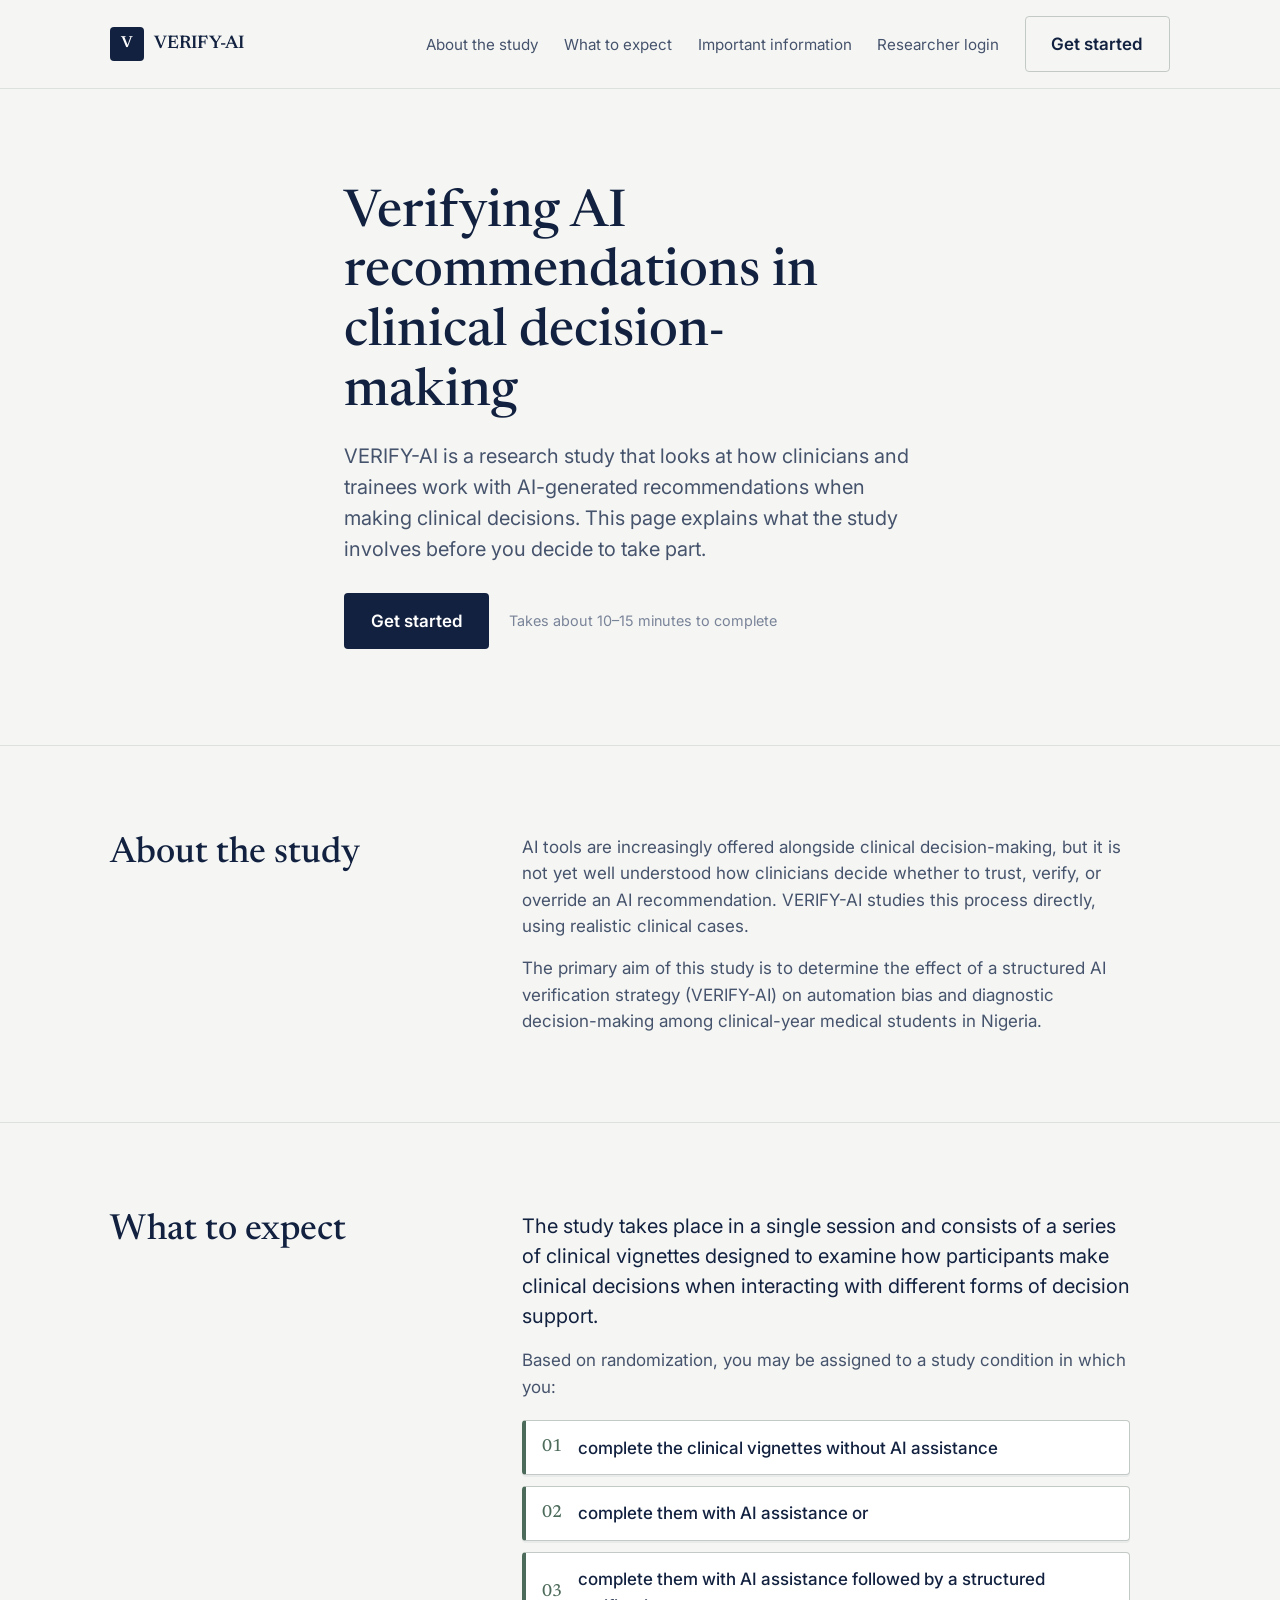
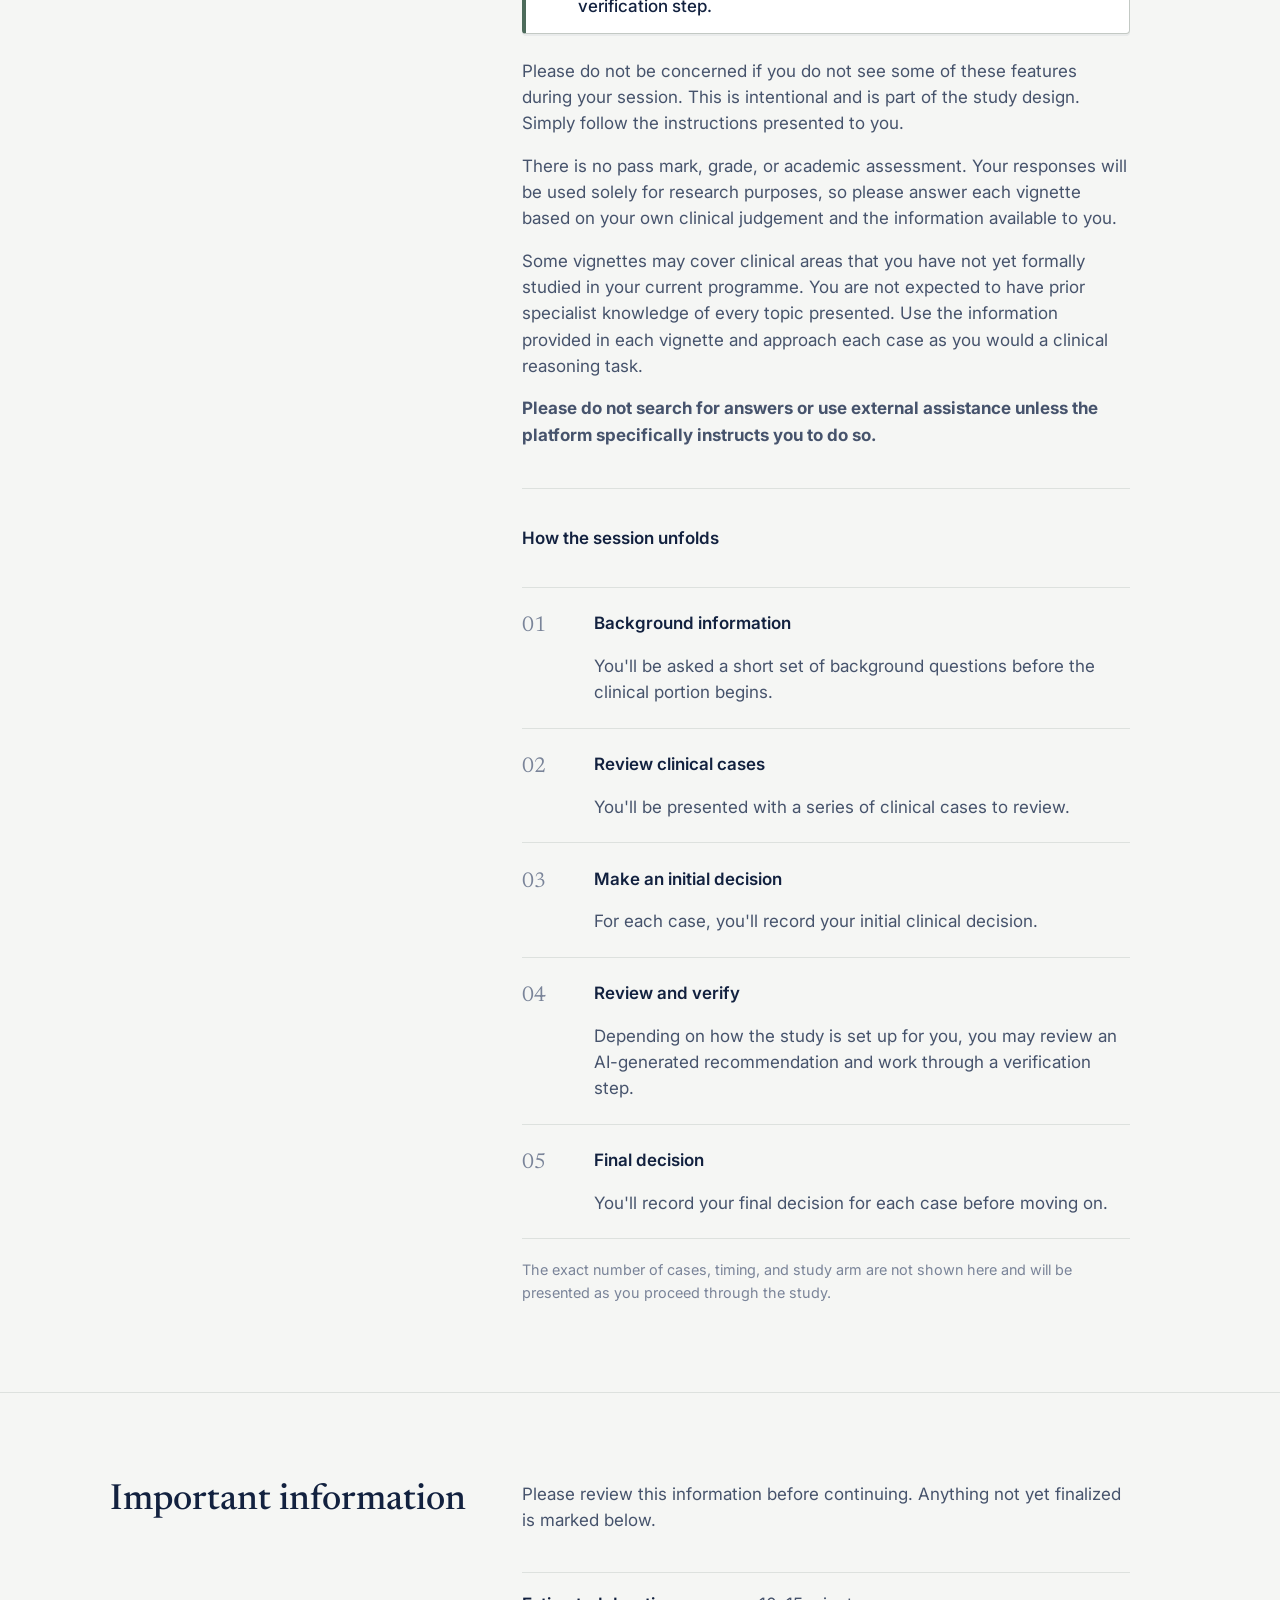
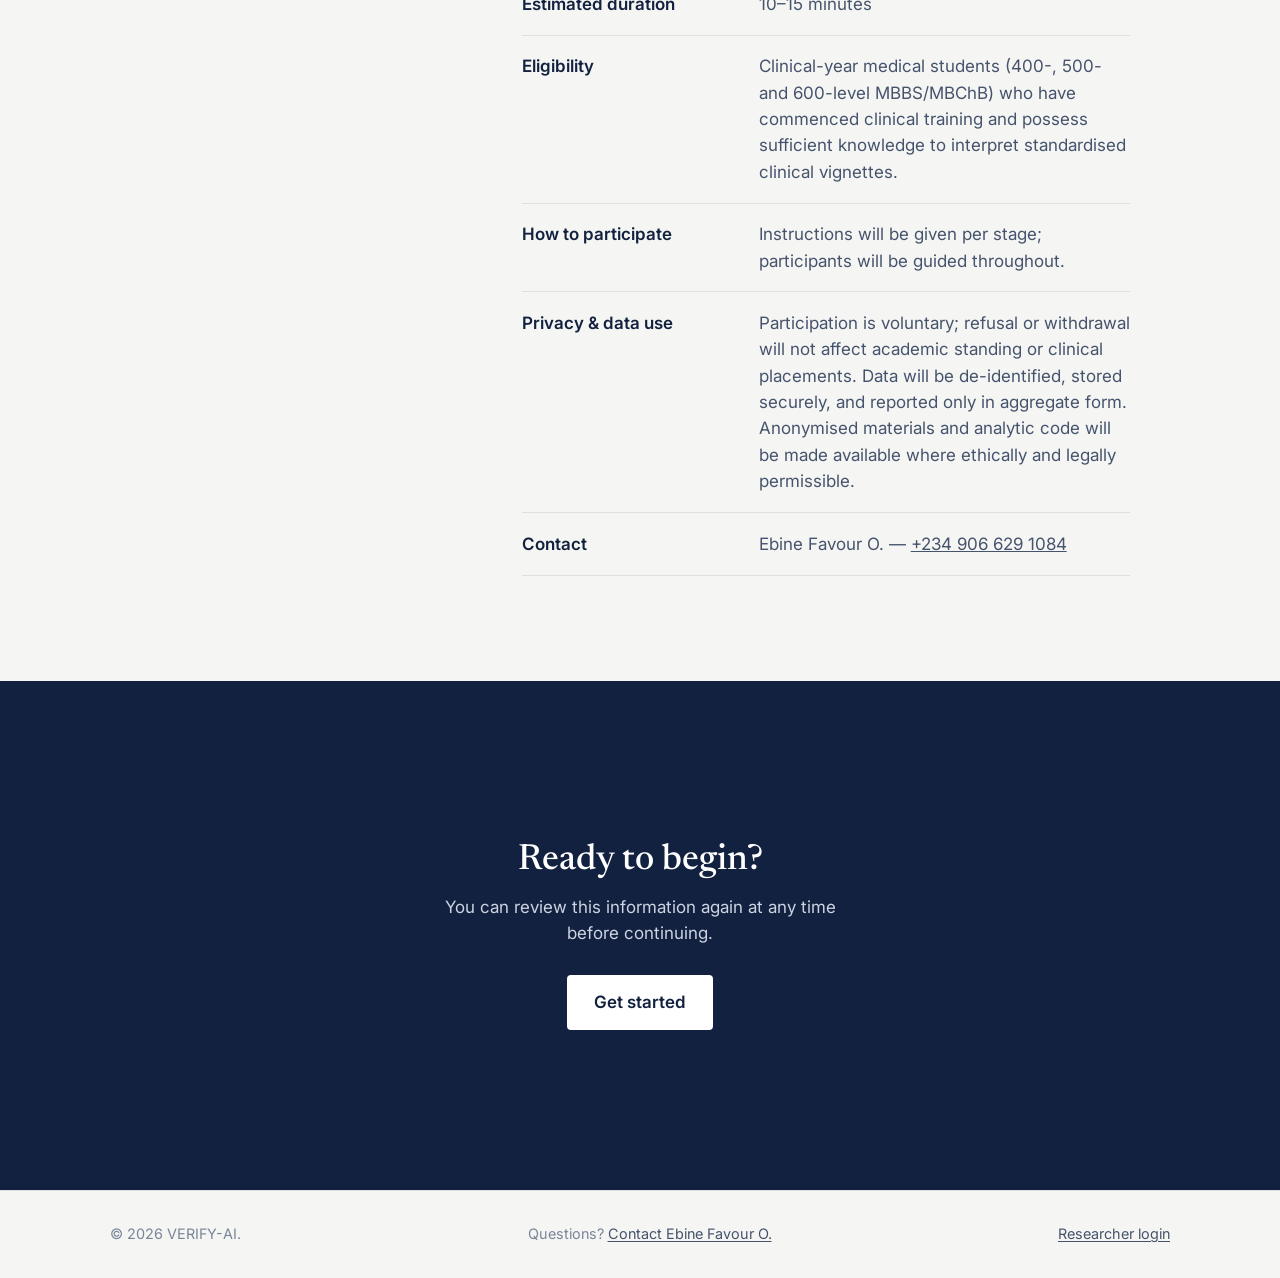
<file: index.html>
<!doctype html>
<html lang="en">
  <head>
    <meta charset="UTF-8" />
    <meta name="viewport" content="width=device-width, initial-scale=1.0" />
    <title>VERIFY-AI — A Clinical Research Study</title>
    <meta
      name="description"
      content="VERIFY-AI is a research study on verifying AI recommendations in clinical decision-making. Learn what participation involves before you begin."
    />
    <link rel="preconnect" href="https://fonts.googleapis.com" />
    <link rel="preconnect" href="https://fonts.gstatic.com" crossorigin />
    <link
      href="https://fonts.googleapis.com/css2?family=Newsreader:opsz,wght@6..72,500;6..72,600&family=Inter:wght@400;500;600&display=swap"
      rel="stylesheet"
    />
    <link rel="stylesheet" href="css/main.css" />
    <link rel="stylesheet" href="css/landing.css" />
  </head>
  <body>
    <a class="skip-link" href="#main">Skip to main content</a>

    <header class="site-header">
      <div class="wrap site-header__inner">
        <a class="brand" href="#top">
          <span class="brand__mark" aria-hidden="true">V</span>
          <span class="brand__name">VERIFY-AI</span>
        </a>

        <nav class="site-nav" data-open="false" aria-label="Primary">
          <button
            class="nav-toggle"
            type="button"
            aria-expanded="false"
            aria-controls="primary-nav-links"
            id="nav-toggle-btn"
          >
            Menu
          </button>
          <ul class="site-nav__links" id="primary-nav-links">
            <li><a href="#about">About the study</a></li>
            <li><a href="#expect">What to expect</a></li>
            <li><a href="#information">Important information</a></li>
            <li><a href="researcher/login.html">Researcher login</a></li>
          </ul>
          <a class="btn btn-quiet site-nav__cta" href="participant/entry.html"
            >Get started</a
          >
        </nav>
      </div>
    </header>

    <main id="main">
      <section class="hero" id="top">
        <div class="wrap hero__inner">
          <h1 class="hero__title">
            Verifying AI recommendations in clinical decision-making
          </h1>
          <p class="hero__lede">
            VERIFY-AI is a research study that looks at how clinicians and
            trainees work with AI-generated recommendations when making clinical
            decisions. This page explains what the study involves before you
            decide to take part.
          </p>
          <div class="hero__actions">
            <a class="btn btn-primary" href="participant/entry.html"
              >Get started</a
            >
            <span class="hero__note"
              >Takes about 10–15 minutes to complete</span
            >
          </div>
        </div>
      </section>

      <section class="section" id="about">
        <div class="wrap section__head">
          <h2 class="section__heading">About the study</h2>
          <div class="section__body">
            <p>
              AI tools are increasingly offered alongside clinical
              decision-making, but it is not yet well understood how clinicians
              decide whether to trust, verify, or override an AI recommendation.
              VERIFY-AI studies this process directly, using realistic clinical
              cases.
            </p>
            <p>
              The primary aim of this study is to determine the effect of a
              structured AI verification strategy (VERIFY-AI) on automation bias
              and diagnostic decision-making among clinical-year medical
              students in Nigeria.
            </p>
          </div>
        </div>
      </section>

      <section class="section" id="expect">
        <div class="wrap section__head">
          <h2 class="section__heading">What to expect</h2>
          <div class="section__body">
            <div class="expectation-overview">
              <p class="expectation-overview__lede">
                The study takes place in a single session and consists of a
                series of clinical vignettes designed to examine how
                participants make clinical decisions when interacting with
                different forms of decision support.
              </p>
              <p>
                Based on randomization, you may be assigned to a study condition
                in which you:
              </p>
              <ul class="condition-list">
                <li>complete the clinical vignettes without AI assistance</li>
                <li>complete them with AI assistance or</li>
                <li>
                  complete them with AI assistance followed by a structured
                  verification step.
                </li>
              </ul>
              <p>
                Please do not be concerned if you do not see some of these
                features during your session. This is intentional and is part of
                the study design. Simply follow the instructions presented to
                you.
              </p>
              <p>
                There is no pass mark, grade, or academic assessment. Your
                responses will be used solely for research purposes, so please
                answer each vignette based on your own clinical judgement and
                the information available to you.
              </p>
              <p>
                Some vignettes may cover clinical areas that you have not yet
                formally studied in your current programme. You are not expected
                to have prior specialist knowledge of every topic presented. Use
                the information provided in each vignette and approach each case
                as you would a clinical reasoning task.
              </p>
              <p class="approval-note landing-expectations__instruction">
                <strong>
                  Please do not search for answers or use external assistance
                  unless the platform specifically instructs you to do so.
                </strong>
              </p>
            </div>

            <h3 class="expectation-steps-heading">How the session unfolds</h3>
            <ol class="steps">
              <li class="step">
                <span class="step__index" aria-hidden="true">01</span>
                <div>
                  <p class="step__title">Background information</p>
                  <p class="step__text">
                    You'll be asked a short set of background questions before
                    the clinical portion begins.
                  </p>
                </div>
              </li>
              <li class="step">
                <span class="step__index" aria-hidden="true">02</span>
                <div>
                  <p class="step__title">Review clinical cases</p>
                  <p class="step__text">
                    You'll be presented with a series of clinical cases to
                    review.
                  </p>
                </div>
              </li>
              <li class="step">
                <span class="step__index" aria-hidden="true">03</span>
                <div>
                  <p class="step__title">Make an initial decision</p>
                  <p class="step__text">
                    For each case, you'll record your initial clinical decision.
                  </p>
                </div>
              </li>
              <li class="step">
                <span class="step__index" aria-hidden="true">04</span>
                <div>
                  <p class="step__title">Review and verify</p>
                  <p class="step__text">
                    Depending on how the study is set up for you, you may review
                    an AI-generated recommendation and work through a
                    verification step.
                  </p>
                </div>
              </li>
              <li class="step">
                <span class="step__index" aria-hidden="true">05</span>
                <div>
                  <p class="step__title">Final decision</p>
                  <p class="step__text">
                    You'll record your final decision for each case before
                    moving on.
                  </p>
                </div>
              </li>
            </ol>
            <p class="steps__caveat">
              The exact number of cases, timing, and study arm are not shown
              here and will be presented as you proceed through the study.
            </p>
          </div>
        </div>
      </section>

      <section class="section" id="information">
        <div class="wrap section__head">
          <h2 class="section__heading">Important information</h2>
          <div class="section__body">
            <p>
              Please review this information before continuing. Anything not yet
              finalized is marked below.
            </p>

            <dl class="info-list">
              <div class="info-row">
                <dt>Estimated duration</dt>
                <dd>10–15 minutes</dd>
              </div>
              <div class="info-row">
                <dt>Eligibility</dt>
                <dd>
                  Clinical-year medical students (400-, 500- and 600-level
                  MBBS/MBChB) who have commenced clinical training and possess
                  sufficient knowledge to interpret standardised clinical
                  vignettes.
                </dd>
              </div>
              <div class="info-row">
                <dt>How to participate</dt>
                <dd>
                  Instructions will be given per stage; participants will be
                  guided throughout.
                </dd>
              </div>
              <div class="info-row">
                <dt>Privacy &amp; data use</dt>
                <dd>
                  Participation is voluntary; refusal or withdrawal will not
                  affect academic standing or clinical placements. Data will be
                  de-identified, stored securely, and reported only in aggregate
                  form. Anonymised materials and analytic code will be made
                  available where ethically and legally permissible.
                </dd>
              </div>
              <div class="info-row">
                <dt>Contact</dt>
                <dd>
                  Ebine Favour O. —
                  <a href="tel:+2349066291084">+234 906 629 1084</a>
                </dd>
              </div>
            </dl>
          </div>
        </div>
      </section>

      <section class="section cta-band" id="begin">
        <div class="wrap cta-band__inner">
          <h2>Ready to begin?</h2>
          <p>
            You can review this information again at any time before continuing.
          </p>
          <a
            class="btn btn-on-dark"
            href="participant/entry.html"
            id="get-started-btn"
            >Get started</a
          >
        </div>
      </section>
    </main>

    <footer class="site-footer">
      <div class="wrap site-footer__inner">
        <p>&copy; <span id="footer-year">2026</span> VERIFY-AI.</p>
        <p>
          Questions? <a href="tel:+2349066291084">Contact Ebine Favour O.</a>
        </p>
        <p><a href="researcher/login.html">Researcher login</a></p>
      </div>
    </footer>

    <script type="module" src="js/main.js"></script>
  </body>
</html>
</file>
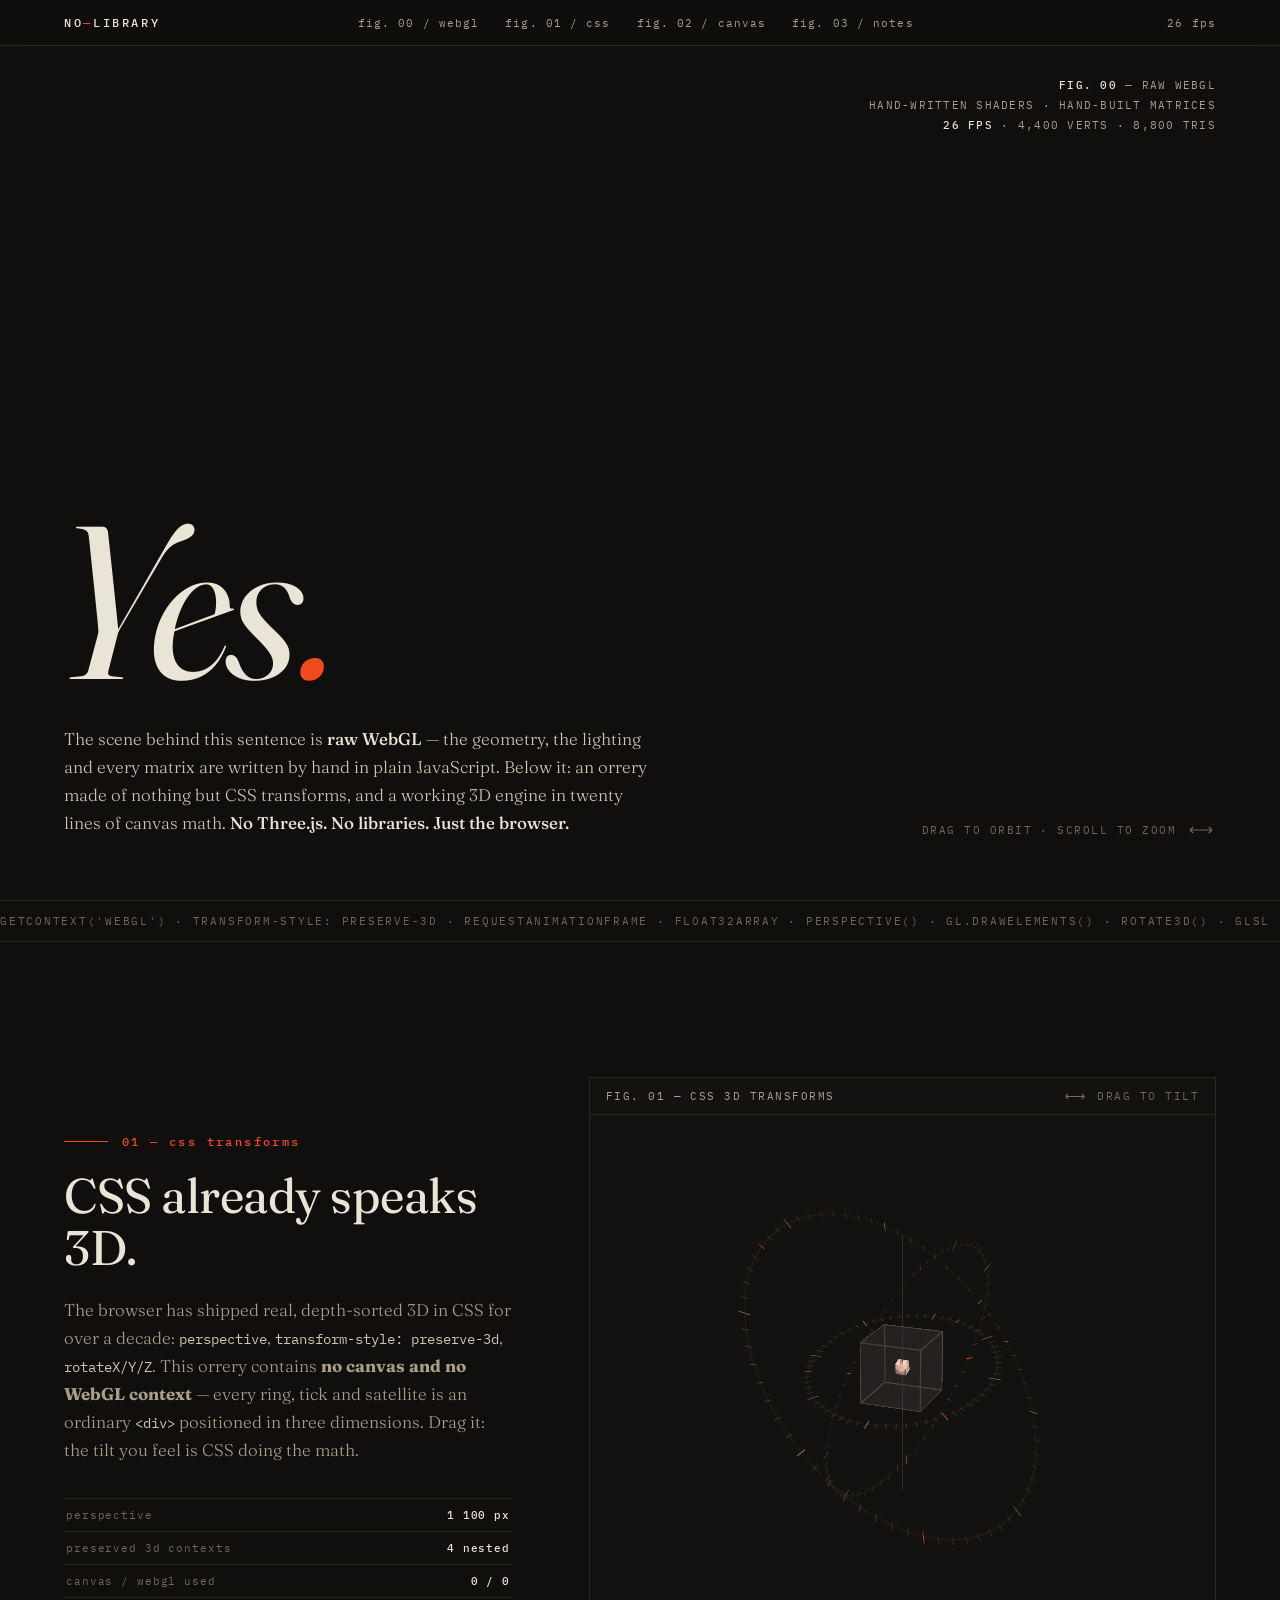
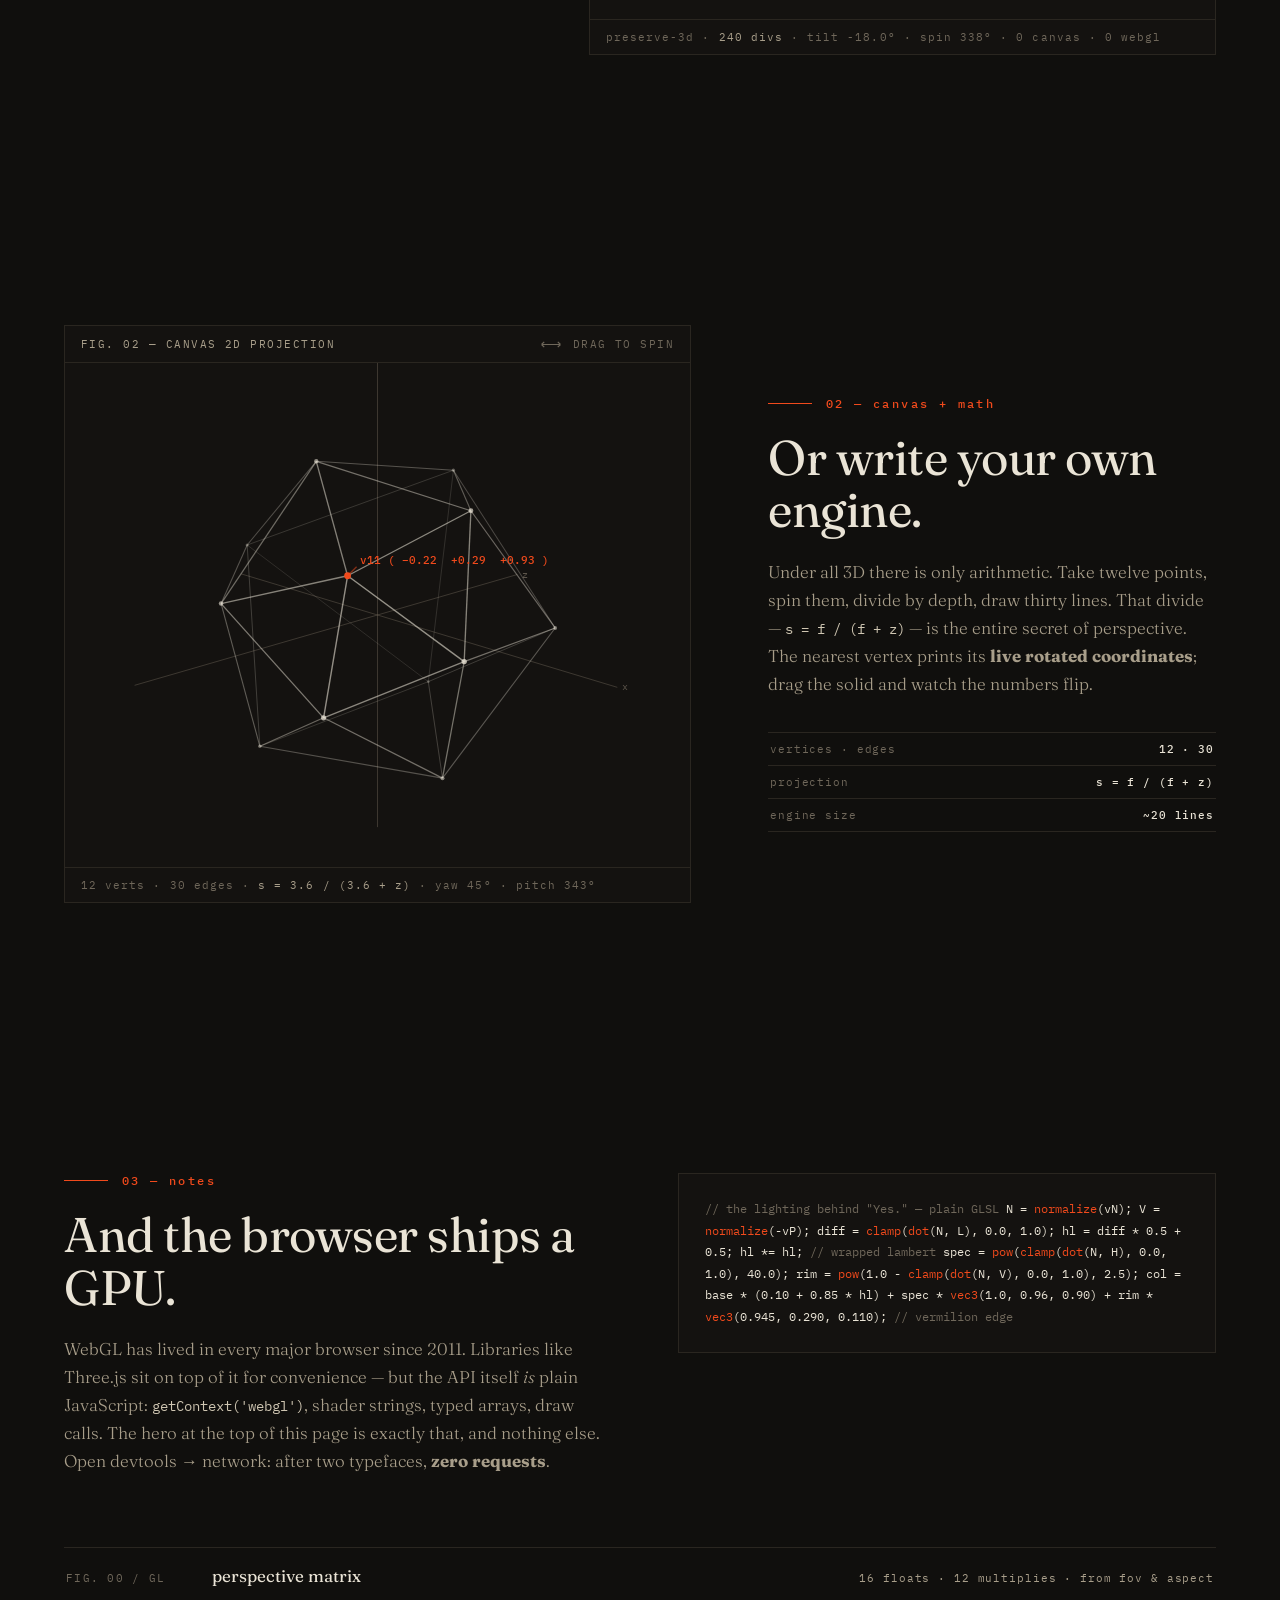
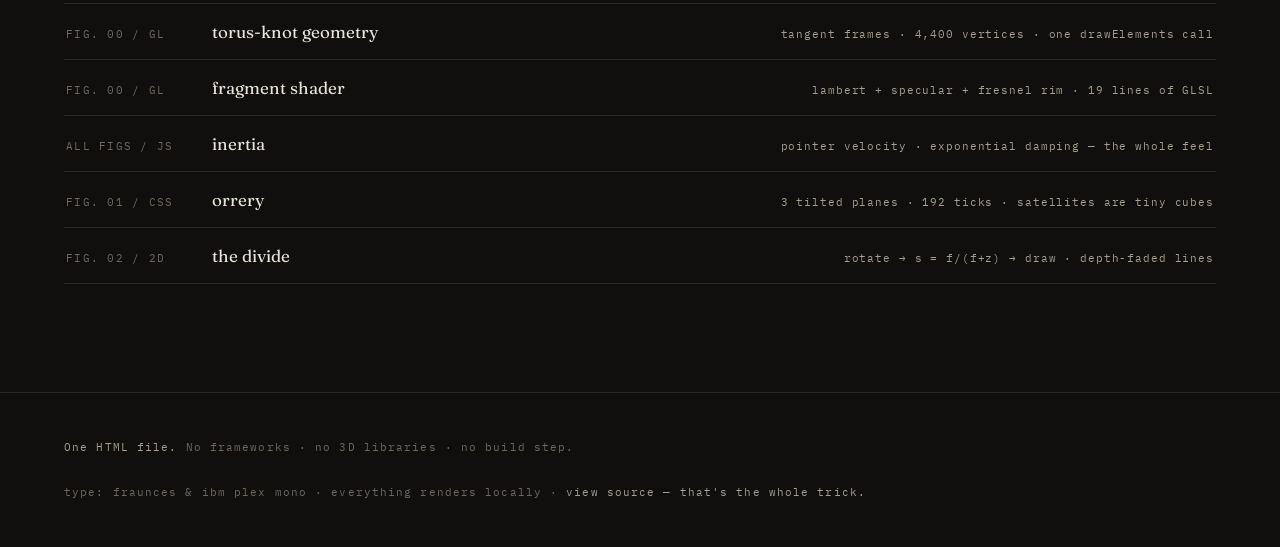
<file: one.html>
<!doctype html>
<html lang="en">
  <head>
    <meta charset="UTF-8" />
    <meta name="viewport" content="width=device-width, initial-scale=1.0" />
    <title>Yes — 3D in plain HTML, CSS &amp; JS</title>
    <link rel="preconnect" href="https://fonts.googleapis.com" />
    <link rel="preconnect" href="https://fonts.gstatic.com" crossorigin />
    <link
      href="https://fonts.googleapis.com/css2?family=Fraunces:ital,opsz,wght@0,9..144,300..700;1,9..144,300..700&family=IBM+Plex+Mono:ital,wght@0,400;0,500;1,400&display=swap"
      rel="stylesheet"
    />
    <style>
      :root {
        --bg: #100f0d;
        --panel: #141210;
        --ink: #eae4d6;
        --soft: #cfc6b2;
        --muted: #a89e8a;
        --faint: #6f675a;
        --hair: #2a2620;
        --accent: #f14a1c;
        --mono: "IBM Plex Mono", ui-monospace, monospace;
        --serif: "Fraunces", Georgia, serif;
      }
      * {
        margin: 0;
        padding: 0;
        box-sizing: border-box;
      }
      html {
        scroll-behavior: smooth;
        scroll-padding-top: 70px;
        color-scheme: dark;
      }
      body {
        background: var(--bg);
        color: var(--ink);
        font: 300 17px/1.65 var(--serif);
        -webkit-font-smoothing: antialiased;
      }
      ::selection {
        background: var(--accent);
        color: var(--bg);
      }
      a {
        color: inherit;
      }
      .mono {
        font-family: var(--mono);
      }

      /* ---------- header ---------- */
      header {
        position: fixed;
        inset: 0 0 auto 0;
        z-index: 50;
        display: flex;
        align-items: center;
        justify-content: space-between;
        padding: 15px 5vw;
        border-bottom: 1px solid var(--hair);
        background: rgba(16, 15, 13, 0.72);
        backdrop-filter: blur(10px);
        -webkit-backdrop-filter: blur(10px);
      }
      .wordmark {
        font: 500 12px var(--mono);
        letter-spacing: 0.22em;
        text-decoration: none;
      }
      .wordmark em {
        color: var(--accent);
        font-style: normal;
      }
      nav {
        display: flex;
        gap: 26px;
      }
      nav a {
        font: 400 11px var(--mono);
        letter-spacing: 0.1em;
        color: var(--muted);
        text-decoration: none;
        transition: color 0.2s;
      }
      nav a:hover {
        color: var(--accent);
      }
      #fps {
        font: 400 11px var(--mono);
        color: var(--muted);
        letter-spacing: 0.1em;
        min-width: 15ch;
        text-align: right;
      }
      @media (max-width: 900px) {
        nav {
          display: none;
        }
      }

      /* ---------- hero ---------- */
      .hero {
        position: relative;
        height: 100vh;
        height: 100svh;
        min-height: 560px;
      }
      #glcv {
        position: absolute;
        inset: 0;
        width: 100%;
        height: 100%;
        display: block;
        cursor: grab;
      }
      #glcv:active {
        cursor: grabbing;
      }
      .gl-cap {
        position: absolute;
        top: 76px;
        right: 5vw;
        text-align: right;
        pointer-events: none;
        font: 400 10.5px/1.9 var(--mono);
        letter-spacing: 0.12em;
        color: var(--muted);
        text-transform: uppercase;
      }
      .gl-cap b {
        color: var(--ink);
        font-weight: 500;
      }
      .hero-copy {
        position: absolute;
        left: 5vw;
        bottom: 7vh;
        max-width: 720px;
        pointer-events: none;
      }
      .hero-copy h1 {
        font: italic 380 clamp(92px, 17vw, 230px)/0.9 var(--serif);
        letter-spacing: -0.02em;
        margin-left: -0.06em;
      }
      .hero-copy h1 i {
        font-style: italic;
        color: var(--accent);
      }
      .hero-copy p {
        margin-top: 26px;
        max-width: 54ch;
        color: var(--soft);
      }
      .hero-copy p b {
        font-weight: 500;
        color: var(--ink);
      }
      .drag-hint {
        position: absolute;
        right: 5vw;
        bottom: 7vh;
        display: flex;
        align-items: center;
        gap: 10px;
        font: 400 10.5px var(--mono);
        letter-spacing: 0.14em;
        color: var(--faint);
        text-transform: uppercase;
        pointer-events: none;
      }
      .drag-hint svg {
        animation: nudge 2.6s ease-in-out infinite;
      }
      @keyframes nudge {
        0%,
        100% {
          transform: translateX(0);
        }
        50% {
          transform: translateX(7px);
        }
      }
      #glFallback {
        position: absolute;
        inset: 0;
        display: none;
        place-items: center;
        font: 400 12px var(--mono);
        color: var(--muted);
      }
      @media (max-width: 900px) {
        .drag-hint {
          display: none;
        }
        .gl-cap {
          top: 64px;
          left: 5vw;
          right: auto;
          text-align: left;
        }
      }

      /* ---------- tape ---------- */
      .tape {
        border-top: 1px solid var(--hair);
        border-bottom: 1px solid var(--hair);
        overflow: hidden;
        padding: 13px 0;
      }
      .tape-in {
        display: flex;
        width: max-content;
        animation: tape 52s linear infinite;
      }
      .tape-in span {
        font: 400 11px var(--mono);
        letter-spacing: 0.16em;
        color: var(--faint);
        white-space: nowrap;
        padding-right: 3em;
        text-transform: uppercase;
      }
      @keyframes tape {
        to {
          transform: translateX(-50%);
        }
      }

      /* ---------- figures ---------- */
      .fig {
        display: flex;
        align-items: center;
        gap: 6vw;
        padding: 15vh 5vw;
      }
      .fig.flip {
        flex-direction: row-reverse;
      }
      .fig-copy {
        flex: 5 1 0;
        min-width: 0;
      }
      .fig-demo {
        flex: 7 1 0;
        min-width: 0;
      }
      .fig-no {
        display: flex;
        align-items: center;
        gap: 14px;
        font: 500 12px var(--mono);
        letter-spacing: 0.2em;
        color: var(--accent);
      }
      .fig-no::before {
        content: "";
        width: 44px;
        height: 1px;
        background: var(--accent);
      }
      .fig-copy h2 {
        font: 400 clamp(34px, 3.8vw, 54px)/1.08 var(--serif);
        letter-spacing: -0.01em;
        margin: 20px 0 22px;
      }
      .fig-copy p {
        color: var(--muted);
        max-width: 52ch;
      }
      .fig-copy p code {
        font: 400 0.82em var(--mono);
        color: var(--soft);
      }
      .specs {
        margin-top: 34px;
        border-top: 1px solid var(--hair);
        list-style: none;
      }
      .specs div {
        display: flex;
        justify-content: space-between;
        gap: 20px;
        padding: 9px 2px;
        border-bottom: 1px solid var(--hair);
        font: 400 11px var(--mono);
        letter-spacing: 0.08em;
        color: var(--faint);
      }
      .specs b {
        color: var(--ink);
        font-weight: 500;
      }
      @media (max-width: 900px) {
        .fig,
        .fig.flip {
          flex-direction: column;
          align-items: stretch;
          gap: 44px;
          padding: 11vh 5vw;
        }
      }

      /* ---------- demo panels ---------- */
      .panel {
        border: 1px solid var(--hair);
        background: var(--panel);
        display: flex;
        flex-direction: column;
      }
      .panel-bar {
        display: flex;
        justify-content: space-between;
        align-items: center;
        gap: 14px;
        padding: 11px 16px;
        border-bottom: 1px solid var(--hair);
        font: 400 10.5px var(--mono);
        letter-spacing: 0.14em;
        color: var(--muted);
        text-transform: uppercase;
      }
      .panel-bar .hint {
        display: flex;
        align-items: center;
        gap: 9px;
        color: var(--faint);
      }
      .panel-view {
        position: relative;
        height: min(56vh, 520px);
        min-height: 380px;
        overflow: hidden;
      }
      .panel-view canvas {
        position: absolute;
        inset: 0;
        width: 100%;
        height: 100%;
        display: block;
        cursor: grab;
      }
      .panel-view canvas:active {
        cursor: grabbing;
      }
      .panel-foot {
        padding: 10px 16px;
        border-top: 1px solid var(--hair);
        font: 400 10.5px var(--mono);
        letter-spacing: 0.1em;
        color: var(--faint);
        white-space: nowrap;
        overflow: hidden;
        text-overflow: ellipsis;
      }
      .panel-foot b {
        color: var(--muted);
        font-weight: 400;
      }
      @media (max-width: 900px) {
        .panel-view {
          height: 62vw;
          min-height: 300px;
        }
      }

      /* ---------- fig.01 · the CSS orrery ---------- */
      #orreryWrap {
        perspective: 1100px;
        perspective-origin: 50% 44%;
        touch-action: none;
        cursor: grab;
      }
      #orreryWrap:active {
        cursor: grabbing;
      }
      #orrery {
        position: absolute;
        left: 50%;
        top: 50%;
        width: 0;
        height: 0;
        transform-style: preserve-3d;
        will-change: transform;
      }
      .orbit {
        position: absolute;
        left: 0;
        top: 0;
        width: 0;
        height: 0;
        transform-style: preserve-3d;
      }
      .path {
        position: absolute;
        border: 1px solid #262117;
        border-radius: 50%;
      }
      .tick {
        position: absolute;
        left: -0.5px;
        top: -4px;
        width: 1px;
        height: 8px;
        background: #423c30;
      }
      .tick.major {
        height: 12px;
        top: -6px;
        background: #8a8070;
      }
      .tick.hot {
        background: var(--accent);
      }
      .axis {
        position: absolute;
        left: -0.5px;
        top: -135px;
        width: 1px;
        height: 270px;
        background: #332e25;
      }
      .pole {
        position: absolute;
        left: -2px;
        top: -2px;
        width: 4px;
        height: 4px;
        border-radius: 50%;
        background: #8a8070;
      }
      .arm {
        position: absolute;
        left: 0;
        top: 0;
        width: 0;
        height: 0;
        transform-style: preserve-3d;
        animation: orb linear infinite;
      }
      @keyframes orb {
        to {
          transform: rotateZ(360deg);
        }
      }
      .cube {
        position: absolute;
        width: var(--s);
        height: var(--s);
        left: calc(var(--s) / -2);
        top: calc(var(--s) / -2);
        transform-style: preserve-3d;
        animation: tumble linear infinite;
      }
      @keyframes tumble {
        from {
          transform: rotateX(0) rotateY(0);
        }
        to {
          transform: rotateX(360deg) rotateY(720deg);
        }
      }
      .cf {
        position: absolute;
        inset: 0;
        background: #eae4d6;
        backface-visibility: hidden;
      }
      .cf:nth-child(1) {
        transform: translateZ(calc(var(--s) / 2));
        opacity: 0.92;
      }
      .cf:nth-child(2) {
        transform: rotateY(180deg) translateZ(calc(var(--s) / 2));
        opacity: 0.55;
      }
      .cf:nth-child(3) {
        transform: rotateY(90deg) translateZ(calc(var(--s) / 2));
        opacity: 0.7;
      }
      .cf:nth-child(4) {
        transform: rotateY(-90deg) translateZ(calc(var(--s) / 2));
        opacity: 0.7;
      }
      .cf:nth-child(5) {
        transform: rotateX(90deg) translateZ(calc(var(--s) / 2));
        opacity: 1;
      }
      .cf:nth-child(6) {
        transform: rotateX(-90deg) translateZ(calc(var(--s) / 2));
        opacity: 0.4;
      }
      .sat.hot .cf {
        background: var(--accent);
      }
      /* the core: a wireframe cube */
      .core {
        position: absolute;
        width: 64px;
        height: 64px;
        left: -32px;
        top: -32px;
        transform-style: preserve-3d;
        animation: core 26s linear infinite;
      }
      @keyframes core {
        from {
          transform: rotateX(0) rotateY(0);
        }
        to {
          transform: rotateX(360deg) rotateY(-360deg);
        }
      }
      .cfw {
        position: absolute;
        inset: 0;
        border: 1px solid #4d463a;
        background: rgba(234, 228, 214, 0.035);
      }
      .cfw:nth-child(1) {
        transform: translateZ(32px);
      }
      .cfw:nth-child(2) {
        transform: rotateY(180deg) translateZ(32px);
      }
      .cfw:nth-child(3) {
        transform: rotateY(90deg) translateZ(32px);
      }
      .cfw:nth-child(4) {
        transform: rotateY(-90deg) translateZ(32px);
      }
      .cfw:nth-child(5) {
        transform: rotateX(90deg) translateZ(32px);
      }
      .cfw:nth-child(6) {
        transform: rotateX(-90deg) translateZ(32px);
      }

      /* ---------- fig.03 · notes ---------- */
      .notes {
        padding: 15vh 5vw 12vh;
      }
      .notes-top {
        display: flex;
        gap: 6vw;
        align-items: flex-start;
        flex-wrap: wrap;
        margin-bottom: 8vh;
      }
      .notes-top .fig-copy {
        flex: 5 1 380px;
      }
      .notes-top .code {
        flex: 5 1 380px;
      }
      .code {
        border: 1px solid var(--hair);
        background: var(--panel);
        padding: 24px 26px;
        font: 400 12px/1.8 var(--mono);
        color: var(--ink);
        overflow-x: auto;
      }
      .code i {
        color: var(--faint);
        font-style: normal;
      }
      .code em {
        color: var(--accent);
        font-style: normal;
      }
      .rows {
        border-bottom: 1px solid var(--hair);
      }
      .row {
        display: grid;
        grid-template-columns: 120px 1fr auto;
        gap: 26px;
        align-items: baseline;
        padding: 17px 2px;
        border-top: 1px solid var(--hair);
        cursor: default;
      }
      .row .where {
        font: 400 10.5px var(--mono);
        letter-spacing: 0.12em;
        color: var(--faint);
        text-transform: uppercase;
      }
      .row .rt {
        font: 400 17px var(--serif);
        transition:
          color 0.25s,
          transform 0.25s;
        transform-origin: left;
      }
      .row:hover .rt {
        color: var(--accent);
        transform: translateX(6px);
      }
      .row .meta {
        font: 400 11px var(--mono);
        color: var(--muted);
        letter-spacing: 0.08em;
      }
      @media (max-width: 700px) {
        .row {
          grid-template-columns: 1fr;
          gap: 4px;
        }
        .row .meta {
          padding-left: 0;
        }
      }

      /* ---------- footer ---------- */
      footer {
        border-top: 1px solid var(--hair);
        padding: 44px 5vw;
        display: flex;
        justify-content: space-between;
        gap: 24px;
        flex-wrap: wrap;
        font: 400 11px/1.9 var(--mono);
        letter-spacing: 0.1em;
        color: var(--faint);
      }
      footer b {
        color: var(--muted);
        font-weight: 400;
      }

      /* ---------- reveal ---------- */
      .rv {
        opacity: 0;
        transform: translateY(26px);
        transition:
          opacity 0.9s ease,
          transform 0.9s cubic-bezier(0.2, 0.7, 0.2, 1);
      }
      .rv.in {
        opacity: 1;
        transform: none;
      }

      @media (prefers-reduced-motion: reduce) {
        .tape-in,
        .arm,
        .cube,
        .core,
        .drag-hint svg {
          animation: none;
        }
        .rv {
          transition: none;
          opacity: 1;
          transform: none;
        }
        html {
          scroll-behavior: auto;
        }
      }
    </style>
  </head>
  <body>
    <header>
      <a class="wordmark" href="#top">NO<em>—</em>LIBRARY</a>
      <nav>
        <a href="#f0">fig. 00 / webgl</a>
        <a href="#f1">fig. 01 / css</a>
        <a href="#f2">fig. 02 / canvas</a>
        <a href="#f3">fig. 03 / notes</a>
      </nav>
      <span id="fps">— fps</span>
    </header>

    <main id="top">
      <!-- ======================= FIG. 00 · RAW WEBGL ======================= -->
      <section class="hero" id="f0">
        <canvas id="glcv"></canvas>
        <div id="glFallback">
          your browser refused a WebGL context — open devtools and check the
          console.
        </div>
        <div class="gl-cap">
          <b>fig. 00</b> — raw webgl<br />
          hand-written shaders · hand-built matrices<br />
          <span id="glStats">initialising…</span>
        </div>
        <div class="hero-copy">
          <h1>Yes<i>.</i></h1>
          <p>
            The scene behind this sentence is <b>raw WebGL</b> — the geometry,
            the lighting and every matrix are written by hand in plain
            JavaScript. Below it: an orrery made of nothing but CSS transforms,
            and a working 3D engine in twenty lines of canvas math.
            <b>No Three.js. No libraries. Just the browser.</b>
          </p>
        </div>
        <div class="drag-hint">
          <span>drag to orbit · scroll to zoom</span>
          <svg
            width="30"
            height="10"
            viewBox="0 0 30 10"
            fill="none"
            stroke="currentColor"
            stroke-width="1.2"
          >
            <path d="M4 5h22M4 5l3.2-3M4 5l3.2 3M26 5l-3.2-3M26 5l-3.2 3" />
          </svg>
        </div>
      </section>

      <div class="tape" aria-hidden="true">
        <div class="tape-in">
          <span
            >getContext('webgl') · transform-style: preserve-3d ·
            requestAnimationFrame · Float32Array · perspective() ·
            gl.drawElements() · rotate3d() · GLSL · typed arrays · depth
            buffering ·</span
          >
          <span
            >getContext('webgl') · transform-style: preserve-3d ·
            requestAnimationFrame · Float32Array · perspective() ·
            gl.drawElements() · rotate3d() · GLSL · typed arrays · depth
            buffering ·</span
          >
        </div>
      </div>

      <!-- ======================= FIG. 01 · CSS 3D ======================= -->
      <section class="fig" id="f1">
        <div class="fig-copy rv">
          <div class="fig-no">01 — css transforms</div>
          <h2>CSS already speaks 3D.</h2>
          <p>
            The browser has shipped real, depth-sorted 3D in CSS for over a
            decade: <code>perspective</code>,
            <code>transform-style: preserve-3d</code>, <code>rotateX/Y/Z</code>.
            This orrery contains <b>no canvas and no WebGL context</b> — every
            ring, tick and satellite is an ordinary
            <code>&lt;div&gt;</code> positioned in three dimensions. Drag it:
            the tilt you feel is CSS doing the math.
          </p>
          <div class="specs">
            <div><span>perspective</span><b>1 100 px</b></div>
            <div><span>preserved 3d contexts</span><b>4 nested</b></div>
            <div><span>canvas / webgl used</span><b>0 / 0</b></div>
          </div>
        </div>
        <div class="fig-demo rv">
          <div class="panel">
            <div class="panel-bar">
              <span>fig. 01 — css 3d transforms</span>
              <span class="hint"
                ><svg
                  width="26"
                  height="9"
                  viewBox="0 0 30 10"
                  fill="none"
                  stroke="currentColor"
                  stroke-width="1.4"
                >
                  <path
                    d="M4 5h22M4 5l3.2-3M4 5l3.2 3M26 5l-3.2-3M26 5l-3.2 3"
                  /></svg
                >drag to tilt</span
              >
            </div>
            <div class="panel-view" id="orreryWrap">
              <div id="orrery"></div>
            </div>
            <div class="panel-foot" id="orreryInfo">building…</div>
          </div>
        </div>
      </section>

      <!-- ======================= FIG. 02 · CANVAS ENGINE ======================= -->
      <section class="fig flip" id="f2">
        <div class="fig-copy rv">
          <div class="fig-no">02 — canvas + math</div>
          <h2>Or write your own engine.</h2>
          <p>
            Under all 3D there is only arithmetic. Take twelve points, spin
            them, divide by depth, draw thirty lines. That divide —
            <code>s&nbsp;=&nbsp;f&nbsp;/&nbsp;(f&nbsp;+&nbsp;z)</code> — is the
            entire secret of perspective. The nearest vertex prints its
            <b>live rotated coordinates</b>; drag the solid and watch the
            numbers flip.
          </p>
          <div class="specs">
            <div><span>vertices · edges</span><b>12 · 30</b></div>
            <div><span>projection</span><b>s = f / (f + z)</b></div>
            <div><span>engine size</span><b>~20 lines</b></div>
          </div>
        </div>
        <div class="fig-demo rv">
          <div class="panel">
            <div class="panel-bar">
              <span>fig. 02 — canvas 2d projection</span>
              <span class="hint"
                ><svg
                  width="26"
                  height="9"
                  viewBox="0 0 30 10"
                  fill="none"
                  stroke="currentColor"
                  stroke-width="1.4"
                >
                  <path
                    d="M4 5h22M4 5l3.2-3M4 5l3.2 3M26 5l-3.2-3M26 5l-3.2 3"
                  /></svg
                >drag to spin</span
              >
            </div>
            <div class="panel-view"><canvas id="ico"></canvas></div>
            <div class="panel-foot" id="icoInfo">building…</div>
          </div>
        </div>
      </section>

      <!-- ======================= FIG. 03 · NOTES ======================= -->
      <section class="notes" id="f3">
        <div class="notes-top">
          <div class="fig-copy rv">
            <div class="fig-no">03 — notes</div>
            <h2>And the browser ships a GPU.</h2>
            <p>
              WebGL has lived in every major browser since 2011. Libraries like
              Three.js sit on top of it for convenience — but the API itself
              <em>is</em> plain JavaScript: <code>getContext('webgl')</code>,
              shader strings, typed arrays, draw calls. The hero at the top of
              this page is exactly that, and nothing else. Open devtools →
              network: after two typefaces, <b>zero requests</b>.
            </p>
          </div>
          <div class="code rv">
            <i>// the lighting behind "Yes." — plain GLSL</i> N =
            <em>normalize</em>(vN); V = <em>normalize</em>(-vP); diff =
            <em>clamp</em>(<em>dot</em>(N, L), 0.0, 1.0); hl = diff * 0.5 + 0.5;
            hl *= hl; <i>// wrapped lambert</i> spec =
            <em>pow</em>(<em>clamp</em>(<em>dot</em>(N, H), 0.0, 1.0), 40.0);
            rim = <em>pow</em>(1.0 - <em>clamp</em>(<em>dot</em>(N, V), 0.0,
            1.0), 2.5); col = base * (0.10 + 0.85 * hl) + spec *
            <em>vec3</em>(1.0, 0.96, 0.90) + rim * <em>vec3</em>(0.945, 0.290,
            0.110); <i>// vermilion edge</i>
          </div>
        </div>
        <div class="rows rv">
          <div class="row">
            <span class="where">fig. 00 / gl</span
            ><span class="rt">perspective matrix</span
            ><span class="meta"
              >16 floats · 12 multiplies · from fov &amp; aspect</span
            >
          </div>
          <div class="row">
            <span class="where">fig. 00 / gl</span
            ><span class="rt">torus-knot geometry</span
            ><span class="meta"
              >tangent frames · 4,400 vertices · one drawElements call</span
            >
          </div>
          <div class="row">
            <span class="where">fig. 00 / gl</span
            ><span class="rt">fragment shader</span
            ><span class="meta"
              >lambert + specular + fresnel rim · 19 lines of GLSL</span
            >
          </div>
          <div class="row">
            <span class="where">all figs / js</span
            ><span class="rt">inertia</span
            ><span class="meta"
              >pointer velocity · exponential damping — the whole feel</span
            >
          </div>
          <div class="row">
            <span class="where">fig. 01 / css</span
            ><span class="rt">orrery</span
            ><span class="meta"
              >3 tilted planes · 192 ticks · satellites are tiny cubes</span
            >
          </div>
          <div class="row">
            <span class="where">fig. 02 / 2d</span
            ><span class="rt">the divide</span
            ><span class="meta"
              >rotate → s = f/(f+z) → draw · depth-faded lines</span
            >
          </div>
        </div>
      </section>

      <footer>
        <span
          ><b>One HTML file.</b> No frameworks · no 3D libraries · no build
          step.</span
        >
        <span
          >type: fraunces &amp; ibm plex mono · everything renders locally ·
          <b>view source — that's the whole trick.</b></span
        >
      </footer>
    </main>

    <script>
      "use strict";
      /* ============================================================
   shared utilities
============================================================ */
      const $ = (s) => document.querySelector(s);
      const clamp = (v, a, b) => Math.max(a, Math.min(b, v));
      const REDUCED = matchMedia("(prefers-reduced-motion: reduce)").matches;
      const BG = [0.0627, 0.0588, 0.051]; // #100f0d

      /* scroll reveal */
      const io = new IntersectionObserver(
        (es) =>
          es.forEach((e) => {
            if (e.isIntersecting) {
              e.target.classList.add("in");
              io.unobserve(e.target);
            }
          }),
        { threshold: 0.12 },
      );
      document.querySelectorAll(".rv").forEach((el) => io.observe(el));

      /* drag helper: per-event velocity + optional hover & pinch hooks */
      function dragify(el, opts = {}) {
        const s = { dragging: false, vx: 0, vy: 0 };
        const pts = new Map();
        let pinchD = 0;
        el.style.touchAction = "none";
        el.addEventListener("pointerdown", (e) => {
          el.setPointerCapture(e.pointerId);
          pts.set(e.pointerId, { x: e.clientX, y: e.clientY });
          if (pts.size === 2) {
            const a = [...pts.values()];
            pinchD = Math.hypot(a[0].x - a[1].x, a[0].y - a[1].y);
          }
          s.dragging = true;
          s.vx = 0;
          s.vy = 0;
        });
        el.addEventListener("pointermove", (e) => {
          if (!pts.has(e.pointerId)) {
            if (opts.hover && !pts.size) opts.hover(e);
            return;
          }
          const p = pts.get(e.pointerId);
          const dx = e.clientX - p.x,
            dy = e.clientY - p.y;
          p.x = e.clientX;
          p.y = e.clientY;
          if (pts.size === 2) {
            const a = [...pts.values()];
            const d = Math.hypot(a[0].x - a[1].x, a[0].y - a[1].y);
            if (pinchD && opts.pinch) opts.pinch(d - pinchD);
            pinchD = d;
            return;
          }
          s.vx = dy;
          s.vy = dx;
          if (opts.move) opts.move(dx, dy);
        });
        const up = (e) => {
          pts.delete(e.pointerId);
          pinchD = 0;
          if (!pts.size) s.dragging = false;
        };
        el.addEventListener("pointerup", up);
        el.addEventListener("pointercancel", up);
        return s;
      }
      /* exponential inertia step, frame-rate independent */
      function inertia(s, apply, k, damp = 0.93) {
        if (!s.dragging) {
          apply(s.vx, s.vy, k);
          const d = Math.pow(damp, k);
          s.vx *= d;
          s.vy *= d;
        }
      }

      /* ============================================================
   FIG. 00 — raw WebGL torus knot (no libraries)
============================================================ */
      (function () {
        const cv = $("#glcv"),
          statsEl = $("#glStats"),
          fpsEl = $("#fps");
        const gl = cv.getContext("webgl", { antialias: true });
        if (!gl) {
          $("#glFallback").style.display = "grid";
          fpsEl.textContent = "no webgl";
          return;
        }

        /* ---- geometry: (2,3) torus knot with tube frames ---- */
        const P = 2,
          Q = 3,
          SEG = 220,
          RING = 20,
          SCALE = 0.62,
          TUBE = 0.34;
        const curve = (t) => {
          const r = 2 + Math.cos(Q * t);
          return [
            r * Math.cos(P * t) * SCALE,
            r * Math.sin(P * t) * SCALE,
            Math.sin(Q * t) * SCALE,
          ];
        };
        const sub = (a, b) => [a[0] - b[0], a[1] - b[1], a[2] - b[2]];
        const cross = (a, b) => [
          a[1] * b[2] - a[2] * b[1],
          a[2] * b[0] - a[0] * b[2],
          a[0] * b[1] - a[1] * b[0],
        ];
        const norm = (v) => {
          const l = Math.hypot(...v) || 1;
          return [v[0] / l, v[1] / l, v[2] / l];
        };

        const pos = [],
          nrm = [],
          idx = [];
        for (let i = 0; i < SEG; i++) {
          const t = (i / SEG) * Math.PI * 2;
          const c = curve(t);
          const T = norm(sub(curve(t + 0.01), curve(t - 0.01)));
          let N = cross(T, [0, 0, 1]);
          if (Math.hypot(...N) < 1e-4) N = cross(T, [0, 1, 0]);
          N = norm(N);
          const B = cross(T, N);
          for (let j = 0; j < RING; j++) {
            const a = (j / RING) * Math.PI * 2,
              ca = Math.cos(a),
              sa = Math.sin(a);
            const n = [
              N[0] * ca + B[0] * sa,
              N[1] * ca + B[1] * sa,
              N[2] * ca + B[2] * sa,
            ];
            pos.push(
              c[0] + TUBE * n[0],
              c[1] + TUBE * n[1],
              c[2] + TUBE * n[2],
            );
            nrm.push(...n);
          }
        }
        for (let i = 0; i < SEG; i++)
          for (let j = 0; j < RING; j++) {
            const j2 = (j + 1) % RING,
              i2 = (i + 1) % SEG;
            const a = i * RING + j,
              b = i2 * RING + j,
              c = i2 * RING + j2,
              d = i * RING + j2;
            idx.push(a, b, d, b, c, d);
          }
        const VERTS = SEG * RING,
          TRIS = idx.length / 3;

        /* ---- minimal mat4 (column-major) ---- */
        const mul = (a, b) => {
          const o = new Float32Array(16);
          for (let c = 0; c < 4; c++)
            for (let r = 0; r < 4; r++) {
              let s = 0;
              for (let k = 0; k < 4; k++) s += a[k * 4 + r] * b[c * 4 + k];
              o[c * 4 + r] = s;
            }
          return o;
        };
        const persp = (fov, asp, n, f) => {
          const t = 1 / Math.tan(fov / 2),
            o = new Float32Array(16);
          o[0] = t / asp;
          o[5] = t;
          o[10] = (f + n) / (n - f);
          o[11] = -1;
          o[14] = (2 * f * n) / (n - f);
          return o;
        };
        const rotX = (a) => {
          const c = Math.cos(a),
            s = Math.sin(a);
          return new Float32Array([
            1,
            0,
            0,
            0,
            0,
            c,
            s,
            0,
            0,
            -s,
            c,
            0,
            0,
            0,
            0,
            1,
          ]);
        };
        const rotY = (a) => {
          const c = Math.cos(a),
            s = Math.sin(a);
          return new Float32Array([
            c,
            0,
            -s,
            0,
            0,
            1,
            0,
            0,
            s,
            0,
            c,
            0,
            0,
            0,
            0,
            1,
          ]);
        };
        const transZ = (z) => {
          const o = new Float32Array(16);
          o[0] = o[5] = o[10] = o[15] = 1;
          o[14] = z;
          return o;
        };

        /* ---- shaders ---- */
        const VS = `
    attribute vec3 aPos, aNrm;
    uniform mat4 uMvp, uRot; uniform float uDist;
    varying vec3 vN, vP;
    void main(){
      vec3 p = uRot * aPos;
      vP = vec3(p.x, p.y, p.z - uDist);
      vN = uRot * aNrm;
      gl_Position = uMvp * vec4(aPos, 1.0);
    }`;
        const FS = `
    precision mediump float;
    varying vec3 vN, vP;
    uniform vec3 uLight;
    void main(){
      vec3 N = normalize(vN);
      vec3 V = normalize(-vP);
      vec3 L = normalize(uLight);
      vec3 H = normalize(L + V);
      float diff = clamp(dot(N,L), 0.0, 1.0);
      float hl = diff * 0.5 + 0.5; hl *= hl;
      float spec = pow(clamp(dot(N,H), 0.0, 1.0), 40.0) * 0.35;
      float rim  = pow(1.0 - clamp(dot(N,V), 0.0, 1.0), 2.5);
      vec3 base = vec3(0.918, 0.894, 0.839);
      vec3 col = base * (0.10 + 0.85 * hl)
               + spec * vec3(1.0, 0.96, 0.90)
               + rim  * vec3(0.945, 0.290, 0.110) * 0.9;
      float fog = smoothstep(-4.6, -8.6, vP.z);
      col = mix(col, vec3(${BG}), fog);
      gl_FragColor = vec4(col, 1.0);
    }`;

        function shader(type, src) {
          const sh = gl.createShader(type);
          gl.shaderSource(sh, src);
          gl.compileShader(sh);
          if (!gl.getShaderParameter(sh, gl.COMPILE_STATUS))
            console.error(gl.getShaderInfoLog(sh));
          return sh;
        }
        const prog = gl.createProgram();
        gl.attachShader(prog, shader(gl.VERTEX_SHADER, VS));
        gl.attachShader(prog, shader(gl.FRAGMENT_SHADER, FS));
        gl.linkProgram(prog);
        gl.useProgram(prog);

        const buf = (target, data) => {
          const b = gl.createBuffer();
          gl.bindBuffer(target, b);
          gl.bufferData(target, data, gl.STATIC_DRAW);
          return b;
        };
        buf(gl.ARRAY_BUFFER, new Float32Array(pos));
        const aPos = gl.getAttribLocation(prog, "aPos");
        gl.enableVertexAttribArray(aPos);
        gl.vertexAttribPointer(aPos, 3, gl.FLOAT, false, 0, 0);
        buf(gl.ARRAY_BUFFER, new Float32Array(nrm));
        const aNrm = gl.getAttribLocation(prog, "aNrm");
        gl.enableVertexAttribArray(aNrm);
        gl.vertexAttribPointer(aNrm, 3, gl.FLOAT, false, 0, 0);
        buf(gl.ELEMENT_ARRAY_BUFFER, new Uint16Array(idx));

        const U = {
          mvp: gl.getUniformLocation(prog, "uMvp"),
          rot: gl.getUniformLocation(prog, "uRot"),
          dist: gl.getUniformLocation(prog, "uDist"),
          light: gl.getUniformLocation(prog, "uLight"),
        };
        gl.enable(gl.DEPTH_TEST);
        gl.clearColor(...BG, 1);

        /* ---- state ---- */
        let yaw = 0.8,
          pitch = -0.38,
          dist = 6.6,
          distT = 6.6;
        let vyaw = 0,
          vpitch = 0,
          blend = REDUCED ? 0 : 1;
        let light = [0.4, 0.55, 0.85],
          lightT = [...light];
        let W = 0,
          H = 0;

        function resize() {
          const dpr = Math.min(devicePixelRatio || 1, 2);
          W = cv.clientWidth;
          H = cv.clientHeight;
          cv.width = W * dpr;
          cv.height = H * dpr;
          gl.viewport(0, 0, cv.width, cv.height);
        }
        addEventListener("resize", resize);
        resize();

        const s = dragify(cv, {
          move: (dx, dy) => {
            yaw += dx * 0.0045;
            pitch = clamp(pitch + dy * 0.0045, -1.4, 1.4);
            vyaw = dx;
            vpitch = dy;
          },
          hover: (e) => {
            const r = cv.getBoundingClientRect();
            const nx = ((e.clientX - r.left) / r.width) * 2 - 1;
            const ny = ((e.clientY - r.top) / r.height) * 2 - 1;
            lightT = norm([0.4 + nx * 0.5, 0.55 - ny * 0.5, 0.85]);
          },
          pinch: (d) => {
            distT = clamp(distT - d * 0.012, 4.4, 9.5);
          },
        });
        cv.addEventListener(
          "wheel",
          (e) => {
            e.preventDefault();
            distT = clamp(distT + e.deltaY * 0.004, 4.4, 9.5);
          },
          { passive: false },
        );

        let last = performance.now(),
          fpsAcc = 0,
          fpsN = 0,
          statT = 0;
        const fmt = (n) => n.toLocaleString("en-US");

        function frame(now) {
          const dt = Math.min(now - last, 50);
          last = now;
          const k = dt / 16.67;

          if (!s.dragging) {
            inertia(
              s,
              (vx, vy) => {
                yaw += vy * 0.0045 * k;
                pitch = clamp(pitch + vx * 0.0045 * k, -1.4, 1.4);
              },
              k,
            );
            yaw += 0.09 * (dt / 1000) * blend; /* idle drift */
          }
          blend +=
            ((s.dragging || REDUCED ? 0 : 1) - blend) * Math.min(1, 0.03 * k);
          dist += (distT - dist) * Math.min(1, 0.09 * k);
          for (let i = 0; i < 3; i++)
            light[i] += (lightT[i] - light[i]) * Math.min(1, 0.1 * k);

          const proj = persp((42 * Math.PI) / 180, W / H, 0.1, 50);
          const rot = mul(rotY(yaw), rotX(pitch));
          const mvp = mul(proj, mul(transZ(-dist), rot));

          gl.clear(gl.COLOR_BUFFER_BIT | gl.DEPTH_BUFFER_BIT);
          gl.uniformMatrix4fv(U.mvp, false, mvp);
          gl.uniformMatrix4fv(U.rot, false, rot);
          gl.uniform1f(U.dist, dist);
          gl.uniform3fv(U.light, light);
          gl.drawElements(gl.TRIANGLES, idx.length, gl.UNSIGNED_SHORT, 0);

          /* telemetry */
          fpsAcc += 1000 / Math.max(dt, 1);
          fpsN++;
          statT += dt;
          if (statT > 400) {
            const fps = Math.round(fpsAcc / fpsN);
            fpsEl.textContent = fps + " fps";
            statsEl.innerHTML =
              "<b>" +
              fps +
              " fps</b> · " +
              fmt(VERTS) +
              " verts · " +
              fmt(TRIS) +
              " tris";
            fpsAcc = 0;
            fpsN = 0;
            statT = 0;
          }
          requestAnimationFrame(frame);
        }
        requestAnimationFrame(frame);
      })();

      /* ============================================================
   FIG. 01 — CSS 3D orrery (divs + perspective only)
============================================================ */
      (function () {
        const stage = $("#orrery"),
          wrap = $("#orreryWrap"),
          info = $("#orreryInfo");

        /* three tilted orbital planes, built as tick-marked dials */
        const orbits = [
          {
            r: 96,
            tf: "rotateX(74deg)",
            ticks: 64,
            sats: [{ size: 11, dur: 26, hot: false }],
          },
          {
            r: 140,
            tf: "rotateZ(-52deg) rotateX(62deg)",
            ticks: 64,
            sats: [
              { size: 9, dur: 17, hot: true },
              { size: 6, dur: 17, delay: -8.5 },
            ],
          },
          {
            r: 184,
            tf: "rotateZ(48deg) rotateX(80deg)",
            ticks: 64,
            sats: [{ size: 8, dur: 44, hot: false, rev: true }],
          },
        ];

        orbits.forEach((o) => {
          const orbit = document.createElement("div");
          orbit.className = "orbit";
          orbit.style.transform = o.tf;

          const path = document.createElement("div");
          path.className = "path";
          path.style.cssText = `left:${-o.r}px;top:${-o.r}px;width:${o.r * 2}px;height:${o.r * 2}px`;
          orbit.appendChild(path);

          for (let a = 0; a < o.ticks; a++) {
            const tick = document.createElement("div");
            const major = a % 8 === 0,
              hot = a % 21 === 3;
            tick.className =
              "tick" + (major ? " major" : "") + (hot ? " hot" : "");
            tick.style.transform = `rotateZ(${(a / o.ticks) * 360}deg) translateY(${-o.r}px)`;
            orbit.appendChild(tick);
          }

          o.sats.forEach((sat) => {
            const arm = document.createElement("div");
            arm.className = "arm";
            arm.style.animationDuration = sat.dur + "s";
            arm.style.animationDirection = sat.rev ? "reverse" : "normal";
            if (sat.delay) arm.style.animationDelay = sat.delay + "s";

            const cube = document.createElement("div");
            cube.className = "cube" + (sat.hot ? " sat hot" : "");
            cube.style.setProperty("--s", sat.size + "px");
            cube.style.animationDuration = sat.dur * 0.45 + "s";
            for (let f = 0; f < 6; f++)
              cube.appendChild(document.createElement("div")).className = "cf";
            arm.appendChild(cube);
            orbit.appendChild(arm);
          });
          stage.appendChild(orbit);
        });

        /* polar axis through the core */
        const axis = document.createElement("div");
        axis.className = "axis";
        [-135, 135].forEach((y) => {
          const p = document.createElement("div");
          p.className = "pole";
          p.style.top = y + "px";
          axis.appendChild(p);
        });
        stage.appendChild(axis);

        /* the core itself: a wireframe cube */
        const core = document.createElement("div");
        core.className = "core";
        for (let f = 0; f < 6; f++)
          core.appendChild(document.createElement("div")).className = "cfw";
        stage.appendChild(core);

        /* drag = tilt & turn the whole model; CSS handles the rest */
        let tilt = -18,
          spin = -28,
          vT = 0,
          vS = 0;
        const s = dragify(wrap, {
          move: (dx, dy) => {
            spin += dx * 0.35;
            tilt = clamp(tilt - dy * 0.3, -85, 85);
            vS = dx;
            vT = dy;
          },
        });

        let last = performance.now(),
          statT = 0;
        const count = stage.querySelectorAll("*").length;

        function frame(now) {
          const dt = Math.min(now - last, 50);
          last = now;
          const k = dt / 16.67;
          if (!s.dragging) {
            inertia(
              s,
              (vx, vy) => {
                spin += vy * 0.35 * k;
                tilt = clamp(tilt - vx * 0.3 * k, -85, 85);
              },
              k,
              0.9,
            );
            if (!REDUCED) spin += 0.0035 * dt; /* slow turntable */
          }
          stage.style.transform = `rotateX(${tilt}deg) rotateY(${spin}deg)`;

          statT += dt;
          if (statT > 150) {
            const sp = ((spin % 360) + 360) % 360;
            info.innerHTML = `preserve-3d · <b>${count} divs</b> · tilt ${tilt.toFixed(1)}° · spin ${sp.toFixed(0)}° · 0 canvas · 0 webgl`;
            statT = 0;
          }
          requestAnimationFrame(frame);
        }
        requestAnimationFrame(frame);
      })();

      /* ============================================================
   FIG. 02 — a 3D engine on canvas 2d, in ~20 lines
============================================================ */
      (function () {
        const cv = $("#ico"),
          ctx = cv.getContext("2d"),
          info = $("#icoInfo");

        /* icosahedron: golden-ratio vertices, edges = closest pairs */
        const PHI = (1 + Math.sqrt(5)) / 2;
        let verts = [];
        [
          [-1, PHI, 0],
          [1, PHI, 0],
          [-1, -PHI, 0],
          [1, -PHI, 0],
          [0, -1, PHI],
          [0, 1, PHI],
          [0, -1, -PHI],
          [0, 1, -PHI],
          [PHI, 0, -1],
          [PHI, 0, 1],
          [-PHI, 0, -1],
          [-PHI, 0, 1],
        ].forEach((v) => {
          const l = Math.hypot(...v);
          verts.push([v[0] / l, v[1] / l, v[2] / l]);
        });
        const edges = [];
        let min = 1e9;
        for (let i = 0; i < 12; i++)
          for (let j = i + 1; j < 12; j++)
            min = Math.min(min, Math.hypot(...sub3(verts[i], verts[j])));
        for (let i = 0; i < 12; i++)
          for (let j = i + 1; j < 12; j++)
            if (Math.hypot(...sub3(verts[i], verts[j])) < min * 1.05)
              edges.push([i, j]);

        function sub3(a, b) {
          return [a[0] - b[0], a[1] - b[1], a[2] - b[2]];
        }

        /* --- the engine: rotate → perspective divide → screen --- */
        const F = 3.6;
        let yaw = 0.7,
          pitch = -0.3,
          vyaw = 0,
          vpitch = 0,
          R = 100,
          W = 0,
          H = 0;
        const rotated = verts.map(() => [0, 0, 0]);
        const screen = verts.map(() => [0, 0, 0]);

        function rotateAndProject() {
          const cy = Math.cos(yaw),
            sy = Math.sin(yaw);
          const cp = Math.cos(pitch),
            sp = Math.sin(pitch);
          for (let i = 0; i < 12; i++) {
            const [x, y, z] = verts[i];
            /* spin around Y, then tip around X */
            const x1 = x * cy + z * sy,
              z1 = -x * sy + z * cy,
              y1 = y;
            const y2 = y1 * cp - z1 * sp,
              z2 = y1 * sp + z1 * cp;
            rotated[i] = [x1, y2, z2];
            const s = F / (F + z2); /* <- the whole trick */
            screen[i] = [W / 2 + x1 * s * R, H / 2 - y2 * s * R, s, z2];
          }
        }

        function resize() {
          const dpr = Math.min(devicePixelRatio || 1, 2);
          W = cv.clientWidth;
          H = cv.clientHeight;
          cv.width = W * dpr;
          cv.height = H * dpr;
          ctx.setTransform(dpr, 0, 0, dpr, 0, 0);
          R = Math.min(W, H) * 0.34;
        }
        addEventListener("resize", resize);
        resize();

        const s = dragify(cv, {
          move: (dx, dy) => {
            yaw += dx * 0.006;
            pitch = clamp(pitch + dy * 0.006, -1.5, 1.5);
            vyaw = dx;
            vpitch = dy;
          },
        });

        let last = performance.now(),
          statT = 0;
        function frame(now) {
          const dt = Math.min(now - last, 50);
          last = now;
          const k = dt / 16.67;
          if (!s.dragging) {
            inertia(
              s,
              (vx, vy) => {
                yaw += vy * 0.006 * k;
                pitch = clamp(pitch + vx * 0.006 * k, -1.5, 1.5);
              },
              k,
            );
            if (!REDUCED) yaw += 0.05 * (dt / 1000);
          }
          rotateAndProject();

          ctx.fillStyle = "#141210";
          ctx.fillRect(0, 0, W, H);

          /* coordinate axes */
          const cy = Math.cos(yaw),
            sy = Math.sin(yaw),
            cp = Math.cos(pitch),
            sp = Math.sin(pitch);
          const proj = (v) => {
            const x1 = v[0] * cy + v[2] * sy,
              z1 = -v[0] * sy + v[2] * cy;
            const y2 = v[1] * cp - z1 * sp,
              z2 = v[1] * sp + z1 * cp;
            const sc = F / (F + z2);
            return [W / 2 + x1 * sc * R, H / 2 - y2 * sc * R, z2];
          };
          ctx.font = '400 10px "IBM Plex Mono", monospace';
          [
            ["x", [1.45, 0, 0]],
            ["y", [0, 1.45, 0]],
            ["z", [0, 0, 1.45]],
          ].forEach(([lab, v]) => {
            const a = proj([-v[0], -v[1], -v[2]]),
              b = proj(v);
            ctx.strokeStyle = "rgba(111,103,90,0.45)";
            ctx.lineWidth = 1;
            ctx.beginPath();
            ctx.moveTo(a[0], a[1]);
            ctx.lineTo(b[0], b[1]);
            ctx.stroke();
            ctx.fillStyle = "rgba(111,103,90,0.8)";
            ctx.fillText(lab, b[0] + 5, b[1] + 3);
          });

          /* edges, depth-faded */
          for (const [i, j] of edges) {
            const z = (rotated[i][2] + rotated[j][2]) / 2;
            const t = (z + 1) / 2;
            ctx.strokeStyle = `rgba(234,228,214,${0.1 + 0.55 * t})`;
            ctx.lineWidth = 0.8 + t * 0.7;
            ctx.beginPath();
            ctx.moveTo(screen[i][0], screen[i][1]);
            ctx.lineTo(screen[j][0], screen[j][1]);
            ctx.stroke();
          }

          /* vertices; nearest one gets the accent + live coordinates */
          let near = 0;
          for (let i = 1; i < 12; i++)
            if (rotated[i][2] > rotated[near][2]) near = i;
          for (let i = 0; i < 12; i++) {
            const t = (rotated[i][2] + 1) / 2,
              p = screen[i];
            ctx.fillStyle =
              i === near ? "#f14a1c" : `rgba(234,228,214,${0.25 + 0.6 * t})`;
            ctx.beginPath();
            ctx.arc(
              p[0],
              p[1],
              i === near ? 3.4 : 1.3 + t * 1.6,
              0,
              Math.PI * 2,
            );
            ctx.fill();
          }
          const v = rotated[near],
            p = screen[near];
          const f = (n) => (n >= 0 ? "+" : "−") + Math.abs(n).toFixed(2);
          const label = `v${String(near).padStart(2, "0")} ( ${f(v[0])}  ${f(v[1])}  ${f(v[2])} )`;
          ctx.font = '500 10.5px "IBM Plex Mono", monospace';
          const tw = ctx.measureText(label).width;
          let lx = clamp(p[0] + 12, 8, W - tw - 8),
            ly = clamp(p[1] - 12, 16, H - 8);
          ctx.strokeStyle = "rgba(241,74,28,0.5)";
          ctx.beginPath();
          ctx.moveTo(p[0], p[1]);
          ctx.lineTo(lx - 3, ly + 3);
          ctx.stroke();
          ctx.fillStyle = "#f14a1c";
          ctx.fillText(label, lx, ly);

          statT += dt;
          if (statT > 150) {
            const dg = (r) =>
              (((((r * 180) / Math.PI) % 360) + 360) % 360).toFixed(0);
            info.innerHTML = `12 verts · 30 edges · <b>s = ${F} / (${F} + z)</b> · yaw ${dg(yaw)}° · pitch ${dg(pitch)}°`;
            statT = 0;
          }
          requestAnimationFrame(frame);
        }
        requestAnimationFrame(frame);
      })();
    </script>
  </body>
</html>
</file>
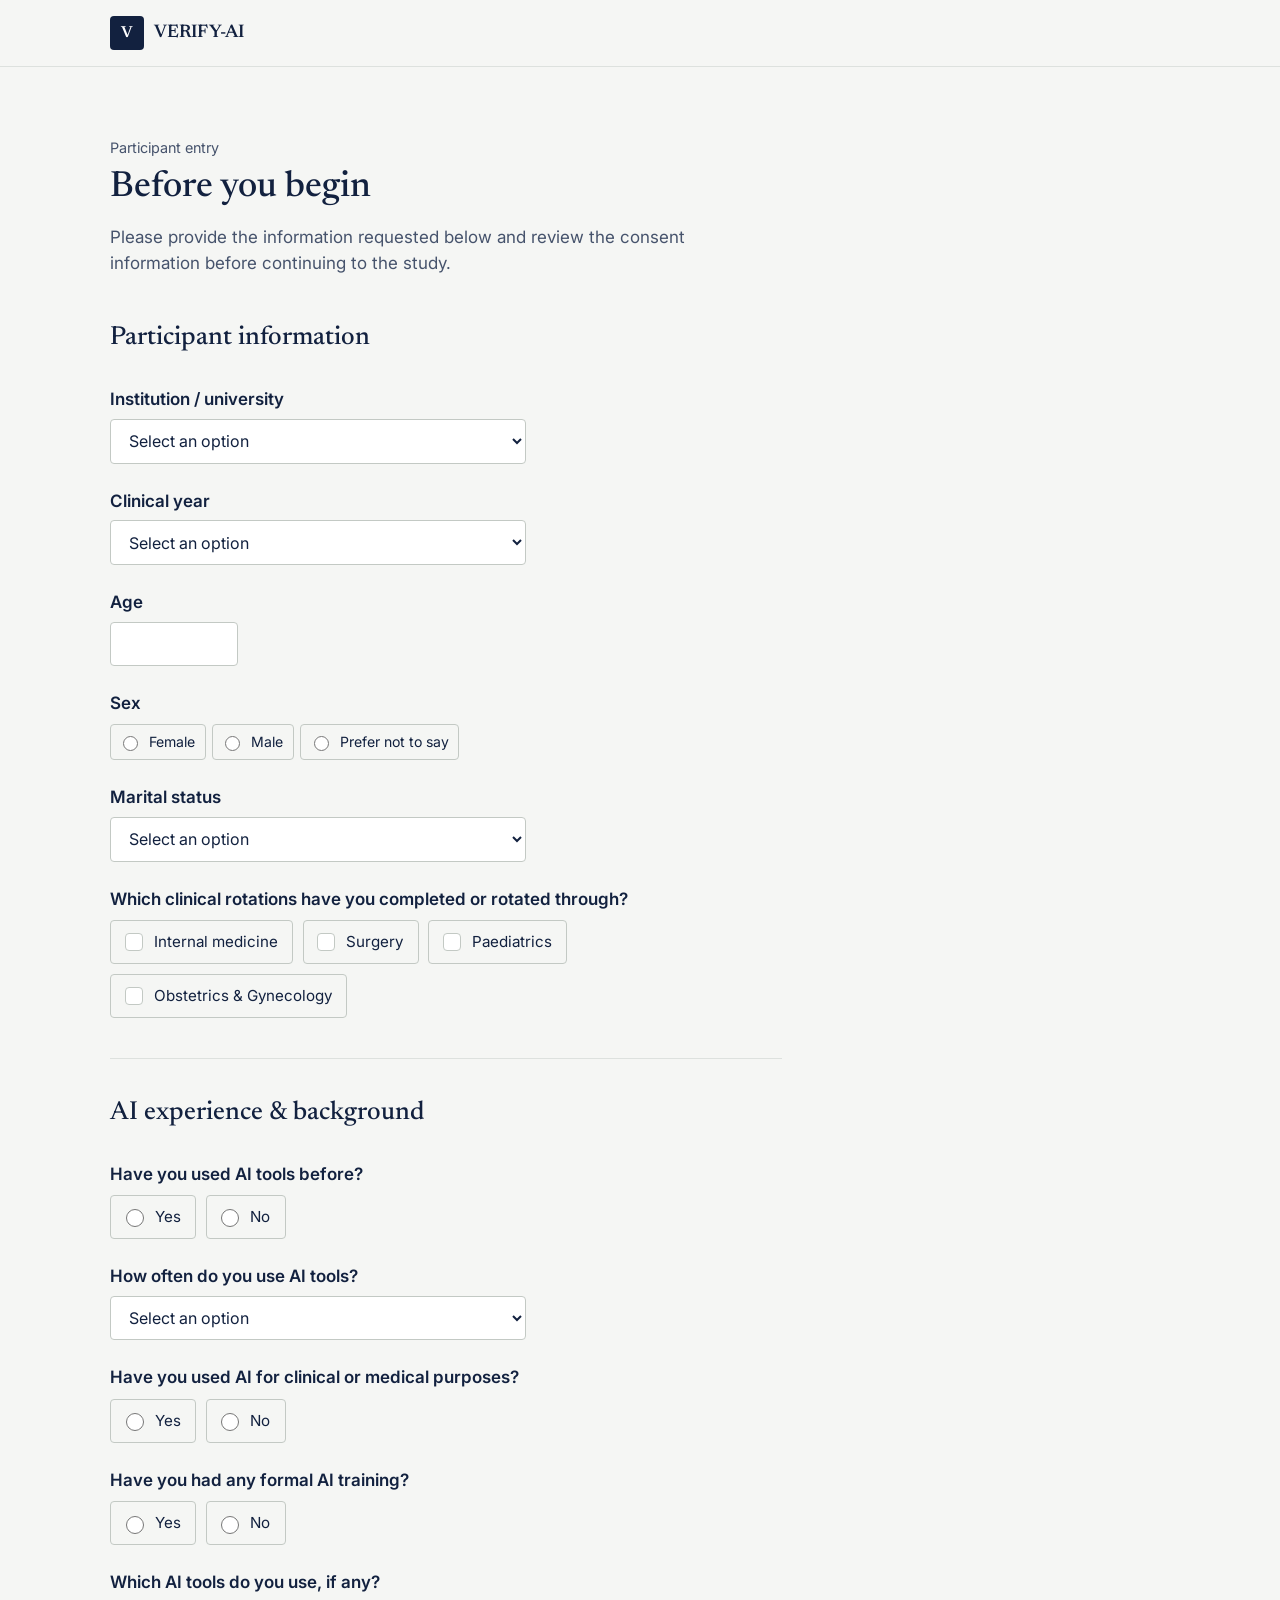
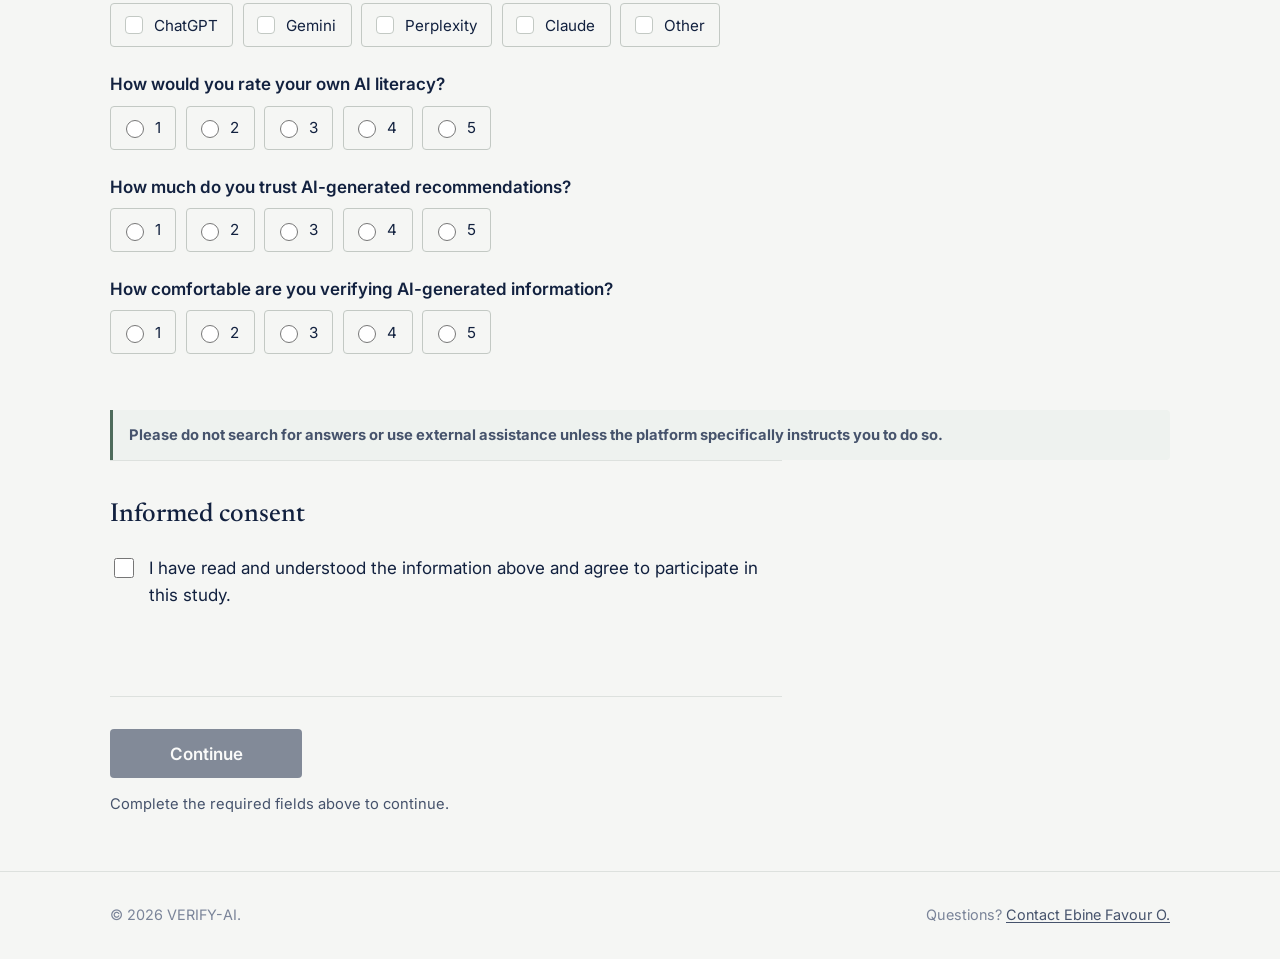
<file: participant/cases.html>
<!DOCTYPE html>
<html lang="en">
<head>
  <meta charset="UTF-8" />
  <meta name="viewport" content="width=device-width, initial-scale=1.0" />
  <title>Study Cases — VERIFY-AI</title>
  <meta name="description" content="Complete the clinical cases for this study session." />
  <link rel="preconnect" href="https://fonts.googleapis.com" />
  <link rel="preconnect" href="https://fonts.gstatic.com" crossorigin />
  <link href="https://fonts.googleapis.com/css2?family=Newsreader:opsz,wght@6..72,500;6..72,600&family=Inter:wght@400;500;600&display=swap" rel="stylesheet" />
  <link rel="stylesheet" href="../css/main.css" />
  <link rel="stylesheet" href="../css/participant-entry.css" />
  <link rel="stylesheet" href="../css/participant-study.css" />
</head>
<body>
  <a class="skip-link" href="#main">Skip to main content</a>

  <header class="site-header entry-header">
    <div class="wrap site-header__inner">
      <a class="brand" href="../index.html">
        <span class="brand__mark" aria-hidden="true">V</span>
        <span class="brand__name">VERIFY-AI</span>
      </a>
    </div>
  </header>

  <main id="main" class="entry-main">
    <div class="wrap wrap--narrow">
      <div id="case-root" aria-live="polite"></div>
    </div>
  </main>

  <footer class="site-footer">
    <div class="wrap site-footer__inner">
      <p>&copy; <span id="footer-year">2026</span> VERIFY-AI.</p>
      <p>Questions? <a href="tel:+2349066291084">Contact Ebine Favour O.</a></p>
    </div>
  </footer>

  <script type="module" src="../js/participant/cases.js"></script>
</body>
</html>
</file>
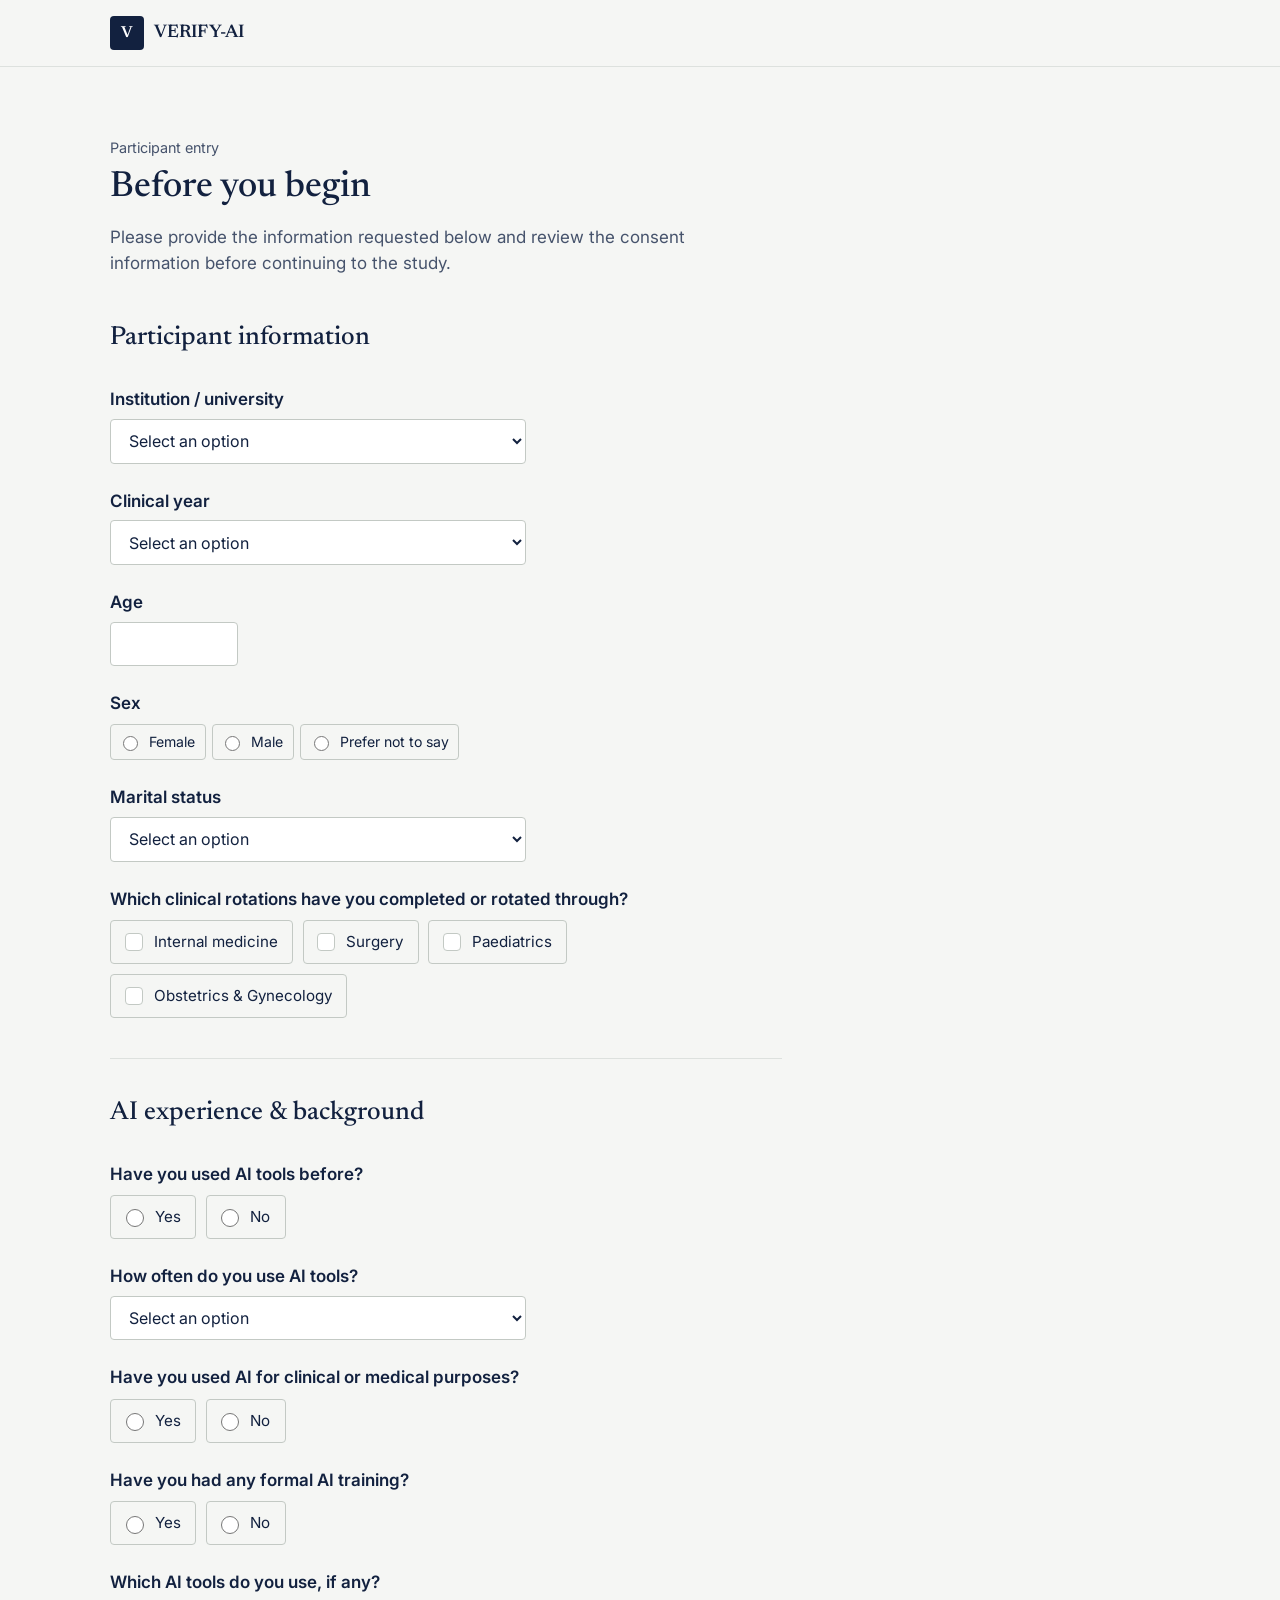
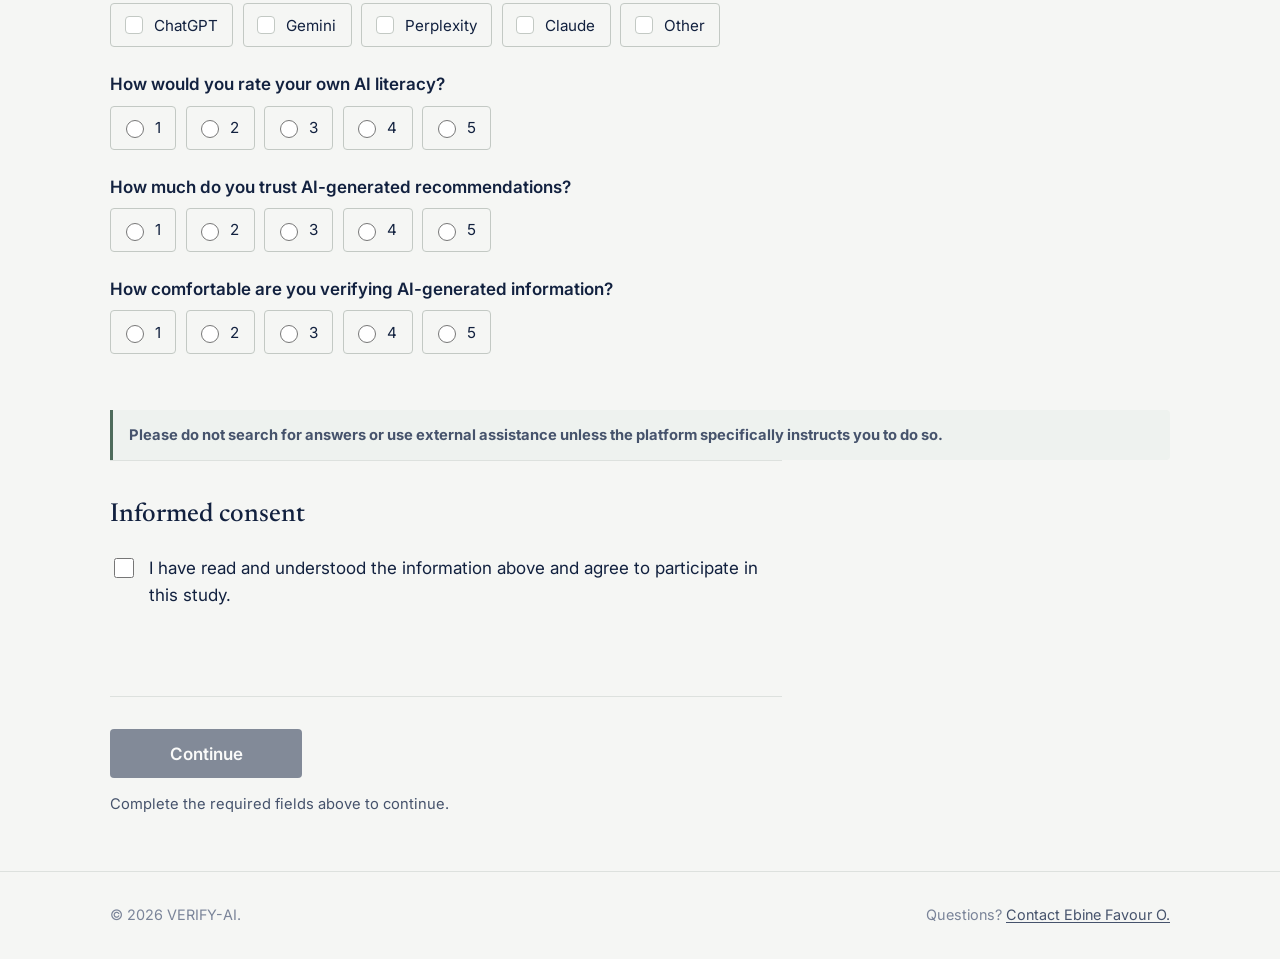
<file: participant/entry.html>
<!doctype html>
<html lang="en">
  <head>
    <meta charset="UTF-8" />
    <meta name="viewport" content="width=device-width, initial-scale=1.0" />
    <title>Participant Information — VERIFY-AI</title>
    <meta
      name="description"
      content="Review study information and provide your details before beginning VERIFY-AI."
    />
    <link rel="preconnect" href="https://fonts.googleapis.com" />
    <link rel="preconnect" href="https://fonts.gstatic.com" crossorigin />
    <link
      href="https://fonts.googleapis.com/css2?family=Newsreader:opsz,wght@6..72,500;6..72,600&family=Inter:wght@400;500;600&display=swap"
      rel="stylesheet"
    />
    <link rel="stylesheet" href="../css/main.css" />
    <link rel="stylesheet" href="../css/participant-entry.css" />
  </head>
  <body>
    <a class="skip-link" href="#main">Skip to main content</a>

    <header class="site-header entry-header">
      <div class="wrap site-header__inner">
        <a class="brand" href="../index.html">
          <span class="brand__mark" aria-hidden="true">V</span>
          <span class="brand__name">VERIFY-AI</span>
        </a>
      </div>
    </header>

    <main id="main" class="entry-main">
      <div class="wrap">
        <div class="entry-intro">
          <p class="entry-intro__eyebrow">Participant entry</p>
          <h1>Before you begin</h1>
          <p>
            Please provide the information requested below and review the
            consent information before continuing to the study.
          </p>
        </div>
        <form id="participant-form" novalidate>
          <!-- Participant information ------------------------------------ -->
          <section
            class="form-section"
            aria-labelledby="participant-info-heading"
          >
            <h2 class="form-section__heading" id="participant-info-heading">
              Participant information
            </h2>

            <div class="form-section__fields">
              <div class="field" id="institution-field" data-invalid="false">
                <div class="field__label-row">
                  <label class="field__label" for="institution"
                    >Institution / university</label
                  >
                </div>
                <select
                  class="field__control"
                  id="institution"
                  name="institution"
                  autocomplete="organization"
                  required
                  aria-describedby="institution-error"
                >
                  <option value="">Select an option</option>
                  <option value="university-of-medical-sciences-ondo">
                    University of Medical Sciences, Ondo
                  </option>
                  <option value="babcock-university-ilishan-remo">
                    Babcock University, Ilishan-Remo
                  </option>
                  <option value="university-of-ibadan">
                    University of Ibadan, Oyo State
                  </option>
                </select>
                <p class="field__error" id="institution-error">
                  Please select your institution.
                </p>
              </div>

              <div class="field" id="clinical-year-field" data-invalid="false">
                <div class="field__label-row">
                  <label class="field__label" for="clinical-year"
                    >Clinical year</label
                  >
                </div>
                <select
                  class="field__control"
                  id="clinical-year"
                  name="clinical-year"
                  required
                  aria-describedby="clinical-year-error"
                >
                  <option value="">Select an option</option>
                  <option value="400lvl">400lvl</option>
                  <option value="500lvl">500lvl</option>
                  <option value="600lvl">600lvl</option>
                </select>
                <p class="field__error" id="clinical-year-error">
                  Please select your clinical year.
                </p>
              </div>

              <div class="field" id="age-field" data-invalid="false">
                <div class="field__label-row">
                  <label class="field__label" for="age">Age</label>
                </div>
                <input
                  class="field__control field__control--narrow"
                  type="number"
                  id="age"
                  name="age"
                  min="0"
                  max="120"
                  inputmode="numeric"
                  required
                  aria-describedby="age-error"
                />
                <p class="field__error" id="age-error">
                  Please enter a valid age between 0 and 120.
                </p>
              </div>

              <fieldset
                class="field choice-fieldset"
                id="sex-field"
                data-invalid="false"
              >
                <legend>Sex</legend>
                <div
                  class="choice-options choice-options--compact"
                  role="radiogroup"
                  aria-label="Sex"
                  aria-describedby="sex-error"
                >
                  <label class="choice-option choice-option--compact"
                    ><input type="radio" name="sex" value="female" required />
                    Female</label
                  >
                  <label class="choice-option choice-option--compact"
                    ><input type="radio" name="sex" value="male" required />
                    Male</label
                  >
                  <label class="choice-option choice-option--compact"
                    ><input
                      type="radio"
                      name="sex"
                      value="prefer-not-to-say"
                      required
                    />
                    Prefer not to say</label
                  >
                </div>
                <p class="field__error" id="sex-error">
                  Please select an option.
                </p>
              </fieldset>

              <div class="field" id="marital-status-field" data-invalid="false">
                <div class="field__label-row">
                  <label class="field__label" for="marital-status"
                    >Marital status</label
                  >
                </div>
                <select
                  class="field__control"
                  id="marital-status"
                  name="marital-status"
                  required
                  aria-describedby="marital-status-error"
                >
                  <option value="">Select an option</option>
                  <option value="single">Single</option>
                  <option value="married">Married</option>
                </select>
                <p class="field__error" id="marital-status-error">
                  Please select your marital status.
                </p>
              </div>

              <fieldset
                class="field choice-fieldset"
                id="clinical-rotations-field"
                data-invalid="false"
              >
                <legend>
                  Which clinical rotations have you completed or rotated
                  through?
                </legend>
                <div
                  class="choice-options"
                  aria-label="Completed clinical rotations"
                  aria-describedby="clinical-rotations-error"
                >
                  <label class="choice-option choice-option--checkbox">
                    <input
                      type="checkbox"
                      name="clinical-rotations"
                      value="Internal medicine"
                    />
                    Internal medicine
                  </label>
                  <label class="choice-option choice-option--checkbox">
                    <input
                      type="checkbox"
                      name="clinical-rotations"
                      value="Surgery"
                    />
                    Surgery
                  </label>
                  <label class="choice-option choice-option--checkbox">
                    <input
                      type="checkbox"
                      name="clinical-rotations"
                      value="Paediatrics"
                    />
                    Paediatrics
                  </label>
                  <label class="choice-option choice-option--checkbox">
                    <input
                      type="checkbox"
                      name="clinical-rotations"
                      value="Obstetrics &amp; Gynecology"
                    />
                    Obstetrics &amp; Gynecology
                  </label>
                </div>
                <p class="field__error" id="clinical-rotations-error">
                  Please select at least one clinical rotation.
                </p>
              </fieldset>
            </div>
          </section>

          <!-- AI experience / background ----------------------------------- -->
          <section class="form-section" aria-labelledby="ai-background-heading">
            <h2 class="form-section__heading" id="ai-background-heading">
              AI experience &amp; background
            </h2>

            <div class="form-section__fields">
              <fieldset
                class="field choice-fieldset"
                id="ai-exposure-field"
                data-invalid="false"
              >
                <legend>Have you used AI tools before?</legend>
                <div
                  class="choice-options"
                  role="radiogroup"
                  aria-label="Previous exposure to AI"
                  aria-describedby="ai-exposure-error"
                >
                  <label class="choice-option"
                    ><input
                      type="radio"
                      name="ai-exposure"
                      value="yes"
                      required
                    />
                    Yes</label
                  >
                  <label class="choice-option"
                    ><input
                      type="radio"
                      name="ai-exposure"
                      value="no"
                      required
                    />
                    No</label
                  >
                </div>
                <p class="field__error" id="ai-exposure-error">
                  Please select an option.
                </p>
              </fieldset>

              <div class="field" id="ai-frequency-field" data-invalid="false">
                <div class="field__label-row">
                  <label class="field__label" for="ai-frequency"
                    >How often do you use AI tools?</label
                  >
                </div>
                <select
                  class="field__control"
                  id="ai-frequency"
                  name="ai-frequency"
                  required
                  aria-describedby="ai-frequency-error"
                >
                  <option value="">Select an option</option>
                  <option value="daily">Daily</option>
                  <option value="weekly">A few times a week</option>
                  <option value="monthly">A few times a month</option>
                  <option value="rarely">Rarely</option>
                  <option value="never">Never</option>
                </select>
                <p class="field__error" id="ai-frequency-error">
                  Please select an option.
                </p>
              </div>

              <fieldset
                class="field choice-fieldset"
                id="ai-clinical-use-field"
                data-invalid="false"
              >
                <legend>
                  Have you used AI for clinical or medical purposes?
                </legend>
                <div
                  class="choice-options"
                  role="radiogroup"
                  aria-label="Use of AI for clinical or medical purposes"
                  aria-describedby="ai-clinical-use-error"
                >
                  <label class="choice-option"
                    ><input
                      type="radio"
                      name="ai-clinical-use"
                      value="yes"
                      required
                    />
                    Yes</label
                  >
                  <label class="choice-option"
                    ><input
                      type="radio"
                      name="ai-clinical-use"
                      value="no"
                      required
                    />
                    No</label
                  >
                </div>
                <p class="field__error" id="ai-clinical-use-error">
                  Please select an option.
                </p>
              </fieldset>

              <fieldset
                class="field choice-fieldset"
                id="ai-training-field"
                data-invalid="false"
              >
                <legend>Have you had any formal AI training?</legend>
                <div
                  class="choice-options"
                  role="radiogroup"
                  aria-label="Previous formal AI training"
                  aria-describedby="ai-training-error"
                >
                  <label class="choice-option"
                    ><input
                      type="radio"
                      name="ai-training"
                      value="yes"
                      required
                    />
                    Yes</label
                  >
                  <label class="choice-option"
                    ><input
                      type="radio"
                      name="ai-training"
                      value="no"
                      required
                    />
                    No</label
                  >
                </div>
                <p class="field__error" id="ai-training-error">
                  Please select an option.
                </p>
              </fieldset>

              <fieldset class="field choice-fieldset ai-tools-field">
                <legend>Which AI tools do you use, if any?</legend>
                <div class="choice-options" aria-label="AI tools used">
                  <label class="choice-option choice-option--checkbox">
                    <input type="checkbox" name="ai-tools" value="ChatGPT" />
                    ChatGPT
                  </label>
                  <label class="choice-option choice-option--checkbox">
                    <input type="checkbox" name="ai-tools" value="Gemini" />
                    Gemini
                  </label>
                  <label class="choice-option choice-option--checkbox">
                    <input type="checkbox" name="ai-tools" value="Perplexity" />
                    Perplexity
                  </label>
                  <label class="choice-option choice-option--checkbox">
                    <input type="checkbox" name="ai-tools" value="Claude" />
                    Claude
                  </label>
                  <label
                    class="choice-option choice-option--checkbox"
                    for="ai-tools-other-toggle"
                  >
                    <input
                      type="checkbox"
                      id="ai-tools-other-toggle"
                      name="ai-tools"
                      value="Other"
                    />
                    Other
                  </label>
                </div>
                <div
                  class="field ai-tools-other"
                  id="ai-tools-other-field"
                  data-invalid="false"
                >
                  <label class="field__label" for="ai-tools-other"
                    >Other AI tool</label
                  >
                  <input
                    class="field__control"
                    type="text"
                    id="ai-tools-other"
                    name="ai-tools-other"
                    placeholder="Enter the tool name"
                    disabled
                  />
                  <p class="field__error">
                    Please enter the name of the other AI tool.
                  </p>
                </div>
              </fieldset>

              <fieldset
                class="field choice-fieldset"
                id="ai-literacy-field"
                data-invalid="false"
              >
                <legend>How would you rate your own AI literacy?</legend>
                <div
                  class="choice-options"
                  role="radiogroup"
                  aria-label="Self-rated AI literacy, 1 low to 5 high"
                  aria-describedby="ai-literacy-error"
                >
                  <label class="choice-option"
                    ><input
                      type="radio"
                      name="ai-literacy"
                      value="1"
                      required
                    />
                    1</label
                  >
                  <label class="choice-option"
                    ><input
                      type="radio"
                      name="ai-literacy"
                      value="2"
                      required
                    />
                    2</label
                  >
                  <label class="choice-option"
                    ><input
                      type="radio"
                      name="ai-literacy"
                      value="3"
                      required
                    />
                    3</label
                  >
                  <label class="choice-option"
                    ><input
                      type="radio"
                      name="ai-literacy"
                      value="4"
                      required
                    />
                    4</label
                  >
                  <label class="choice-option"
                    ><input
                      type="radio"
                      name="ai-literacy"
                      value="5"
                      required
                    />
                    5</label
                  >
                </div>
                <p class="field__error" id="ai-literacy-error">
                  Please select a rating.
                </p>
              </fieldset>

              <fieldset
                class="field choice-fieldset"
                id="ai-trust-field"
                data-invalid="false"
              >
                <legend>
                  How much do you trust AI-generated recommendations?
                </legend>
                <div
                  class="choice-options"
                  role="radiogroup"
                  aria-label="Trust in AI, 1 low to 5 high"
                  aria-describedby="ai-trust-error"
                >
                  <label class="choice-option"
                    ><input type="radio" name="ai-trust" value="1" required />
                    1</label
                  >
                  <label class="choice-option"
                    ><input type="radio" name="ai-trust" value="2" required />
                    2</label
                  >
                  <label class="choice-option"
                    ><input type="radio" name="ai-trust" value="3" required />
                    3</label
                  >
                  <label class="choice-option"
                    ><input type="radio" name="ai-trust" value="4" required />
                    4</label
                  >
                  <label class="choice-option"
                    ><input type="radio" name="ai-trust" value="5" required />
                    5</label
                  >
                </div>
                <p class="field__error" id="ai-trust-error">
                  Please select a rating.
                </p>
              </fieldset>

              <fieldset
                class="field choice-fieldset"
                id="ai-verify-comfort-field"
                data-invalid="false"
              >
                <legend>
                  How comfortable are you verifying AI-generated information?
                </legend>
                <div
                  class="choice-options"
                  role="radiogroup"
                  aria-label="Comfort verifying AI-generated information, 1 low to 5 high"
                  aria-describedby="ai-verify-comfort-error"
                >
                  <label class="choice-option"
                    ><input
                      type="radio"
                      name="ai-verify-comfort"
                      value="1"
                      required
                    />
                    1</label
                  >
                  <label class="choice-option"
                    ><input
                      type="radio"
                      name="ai-verify-comfort"
                      value="2"
                      required
                    />
                    2</label
                  >
                  <label class="choice-option"
                    ><input
                      type="radio"
                      name="ai-verify-comfort"
                      value="3"
                      required
                    />
                    3</label
                  >
                  <label class="choice-option"
                    ><input
                      type="radio"
                      name="ai-verify-comfort"
                      value="4"
                      required
                    />
                    4</label
                  >
                  <label class="choice-option"
                    ><input
                      type="radio"
                      name="ai-verify-comfort"
                      value="5"
                      required
                    />
                    5</label
                  >
                </div>
                <p class="field__error" id="ai-verify-comfort-error">
                  Please select a rating.
                </p>
              </fieldset>
            </div>
          </section>

          <p class="approval-note entry-reminder">
            <strong>
              Please do not search for answers or use external assistance unless
              the platform specifically instructs you to do so.
            </strong>
          </p>

          <!-- Consent -------------------------------------------------------- -->
          <section class="form-section" aria-labelledby="consent-heading">
            <h2 class="form-section__heading" id="consent-heading">
              Informed consent
            </h2>

            <label class="consent-check" for="consent-checkbox">
              <input
                type="checkbox"
                id="consent-checkbox"
                name="consent"
                required
                aria-describedby="consent-error"
              />
              <span class="consent-check__text">
                I have read and understood the information above and agree to
                participate in this study.
              </span>
            </label>
            <div class="field" id="consent-field" data-invalid="false">
              <p class="field__error" id="consent-error">
                Please confirm consent to continue.
              </p>
            </div>
          </section>

          <div class="form-actions">
            <button
              class="btn btn-primary"
              type="submit"
              id="continue-btn"
              aria-disabled="true"
            >
              Continue
            </button>
            <p
              class="form-status"
              id="form-status"
              role="status"
              aria-live="polite"
            >
              Confirm consent above to continue.
            </p>
          </div>
        </form>
      </div>
    </main>

    <footer class="site-footer">
      <div class="wrap site-footer__inner">
        <p>&copy; <span id="footer-year">2026</span> VERIFY-AI.</p>
        <p>
          Questions? <a href="tel:+2349066291084">Contact Ebine Favour O.</a>
        </p>
      </div>
    </footer>

    <script type="module" src="../js/participant/entry.js"></script>
  </body>
</html>
</file>
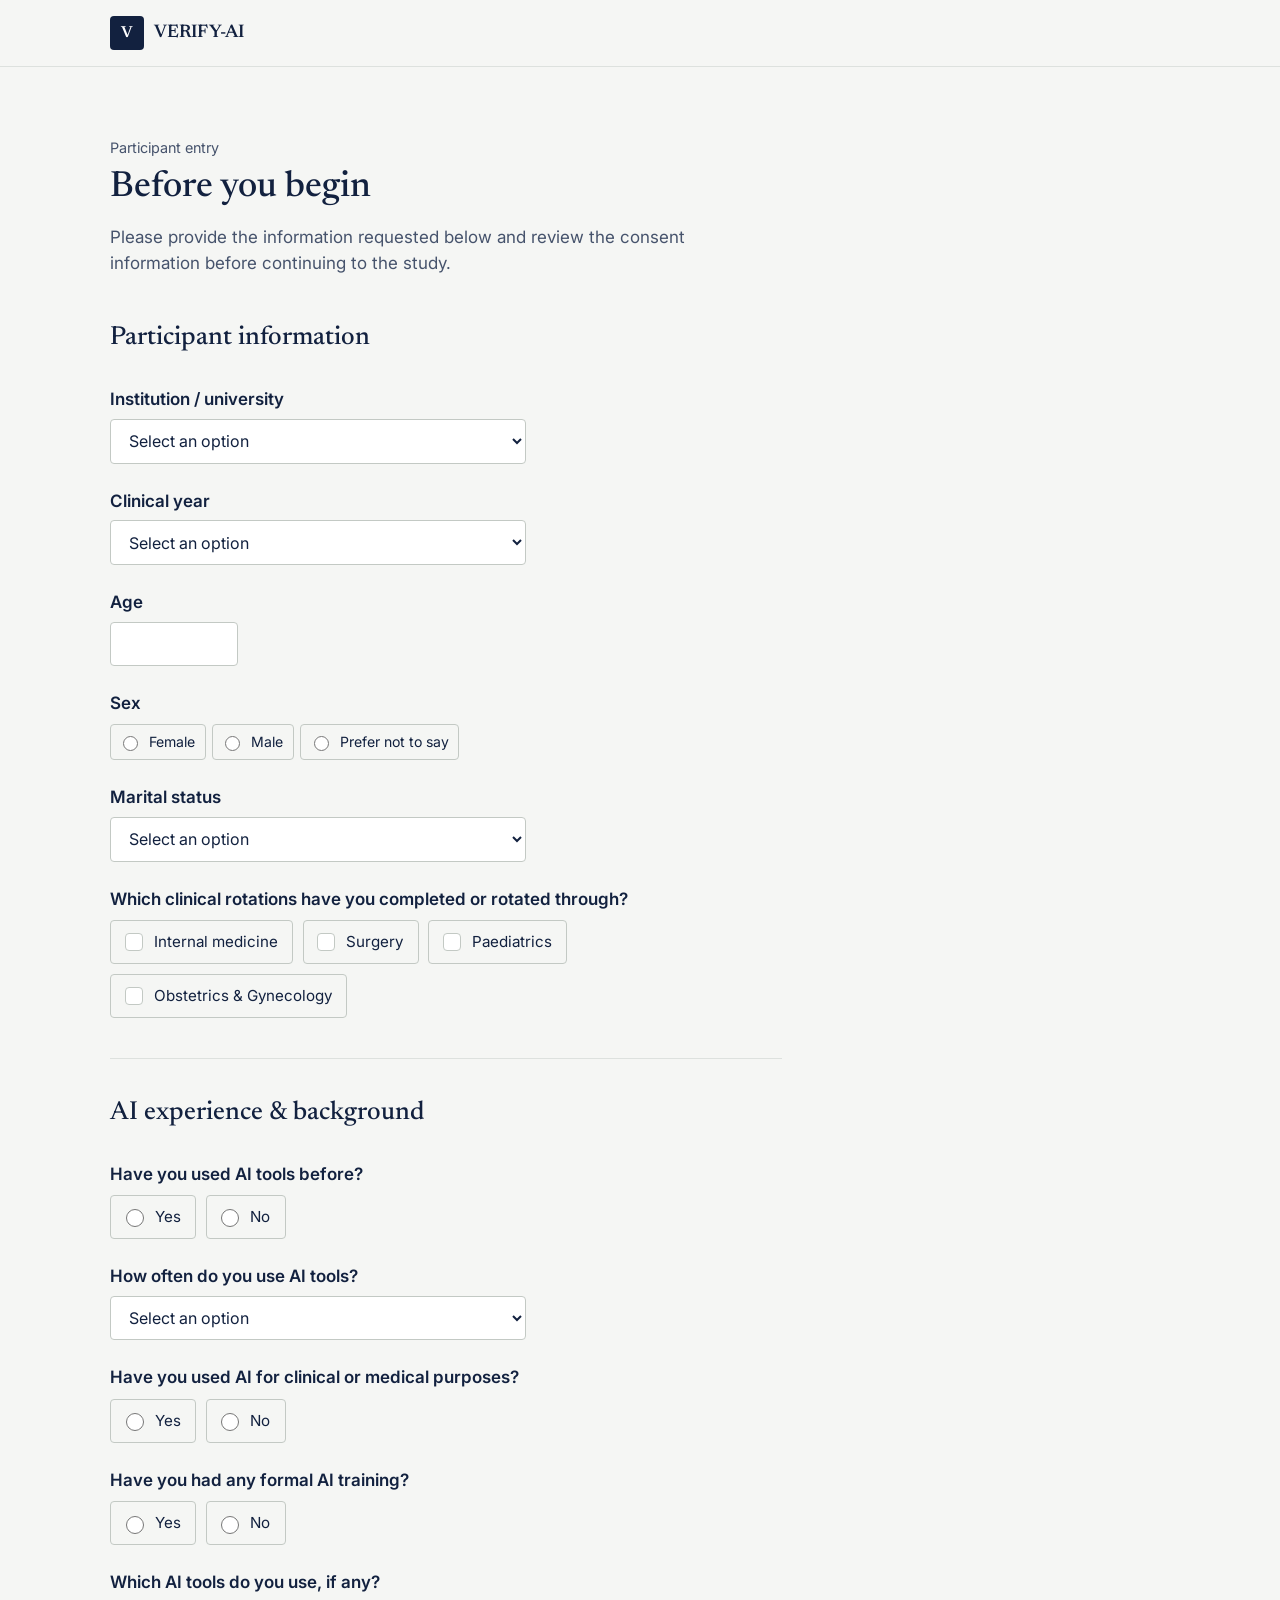
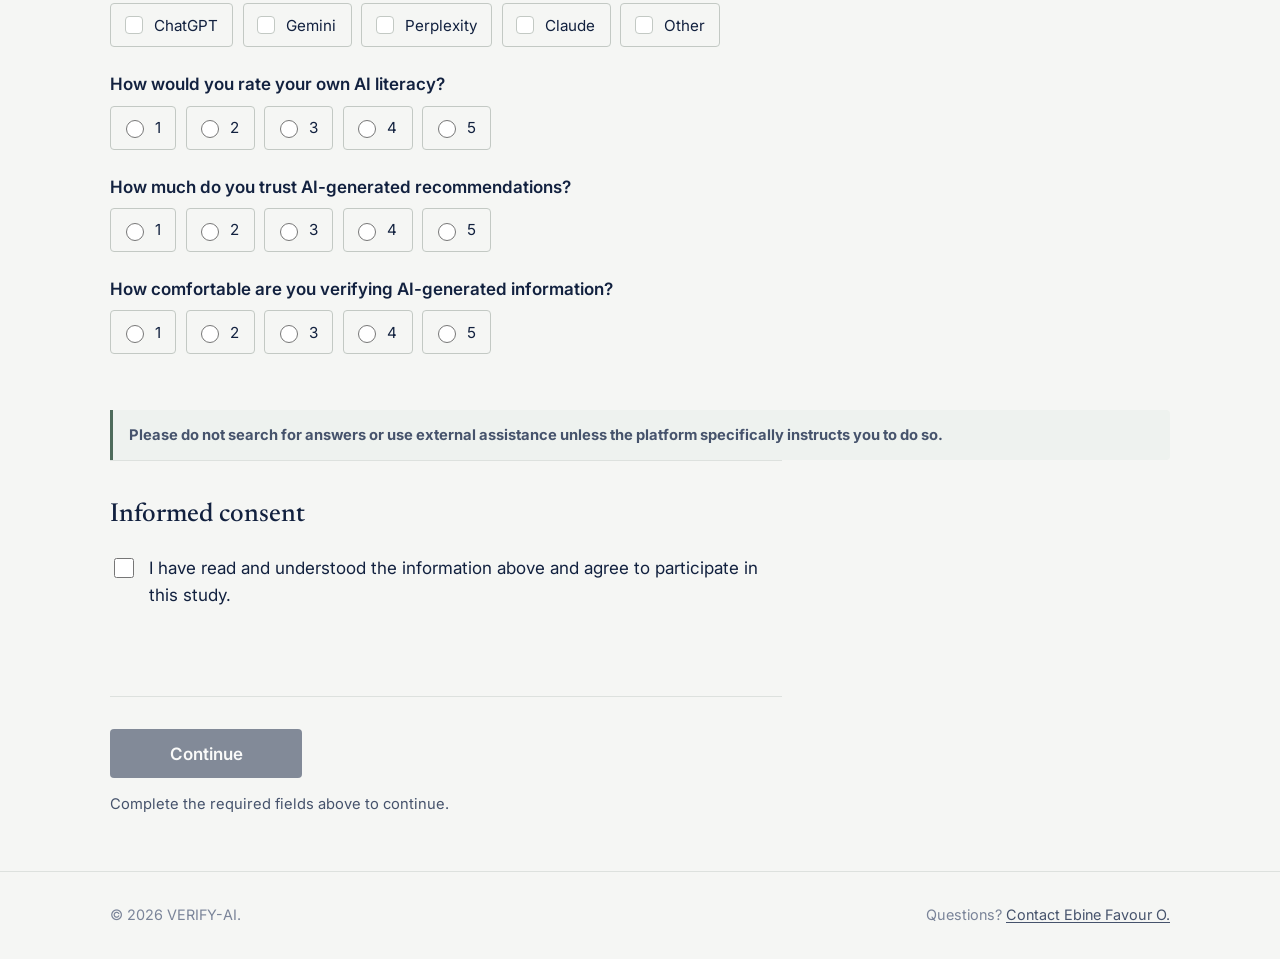
<file: participant/ui-no-ai.html>
<!DOCTYPE html>
<html lang="en">
<head>
  <meta charset="UTF-8" />
  <meta name="viewport" content="width=device-width, initial-scale=1.0" />
  <title>Clinical Case — VERIFY-AI</title>
  <meta name="description" content="VERIFY-AI clinical decision-making study — case activity." />
  <link rel="preconnect" href="https://fonts.googleapis.com" />
  <link rel="preconnect" href="https://fonts.gstatic.com" crossorigin />
  <link href="https://fonts.googleapis.com/css2?family=Newsreader:opsz,wght@6..72,500;6..72,600&family=Inter:wght@400;500;600&display=swap" rel="stylesheet" />
  <link rel="stylesheet" href="../css/main.css" />
  <link rel="stylesheet" href="../css/participant-entry.css" />
  <link rel="stylesheet" href="../css/participant-ui-no-ai.css" />
</head>
<body>
  <a class="skip-link" href="#main">Skip to main content</a>

  <header class="site-header entry-header">
    <div class="wrap site-header__inner">
      <a class="brand" href="../index.html">
        <span class="brand__mark" aria-hidden="true">V</span>
        <span class="brand__name">VERIFY-AI</span>
      </a>
    </div>
  </header>

  <main id="main" class="study-main">
    <div class="wrap">

      <!-- Participant status — non-sensitive only. Deliberately does not
           show the study arm/condition; see docs/RESEARCHER-REVIEW-UI-NO-AI.md. -->
      <section class="participant-status" aria-label="Study status">
        <div class="participant-status__item">
          <span class="participant-status__label">Participant ID</span>
          <span class="participant-status__value" id="participant-id-value">—</span>
        </div>
        <div class="participant-status__item">
          <span class="participant-status__label">Study</span>
          <span class="participant-status__value" id="study-name-value">—</span>
        </div>
      </section>

      <!-- Progress -->
      <section class="study-progress" aria-label="Progress">
        <p class="study-progress__label" id="progress-label">Case — of —</p>
        <div class="study-progress__bar" role="progressbar" aria-valuemin="0" aria-valuemax="100" aria-valuenow="0" id="progress-bar">
          <div class="study-progress__fill" id="progress-fill"></div>
        </div>
      </section>

      <!-- First case template. No AI panel exists anywhere on this page —
           the No-AI condition must remain genuinely AI-free. -->
      <section class="case-card" aria-labelledby="case-heading">
        <p class="case-card__eyebrow">Clinical case</p>
        <h1 id="case-heading">Case <span id="case-number-inline">1</span></h1>

        <div class="case-card__vignette">
          <p class="placeholder">PLACEHOLDER — RESEARCHER CONTENT REQUIRED</p>
          <p>
            The clinical vignette for this case will be inserted here once
            approved by the research team. This placeholder exists only to
            demonstrate the page layout and is not finalized study material.
          </p>
        </div>

        <form id="case-form" novalidate>

          <div class="field" id="diagnosis-field">
            <div class="field__label-row">
              <label class="field__label" for="initial-diagnosis">Your initial diagnosis</label>
              <span class="field__tag field__tag--optional">Format pending research approval</span>
            </div>
            <input class="field__control" type="text" id="initial-diagnosis" name="initial-diagnosis" placeholder="Enter your diagnosis" autocomplete="off" />
          </div>

          <fieldset class="field choice-fieldset" id="confidence-field">
            <legend>Confidence in your diagnosis</legend>
            <p class="field__hint"><span class="placeholder">PLACEHOLDER SCALE — RESEARCHER APPROVAL REQUIRED</span></p>
            <div class="choice-options" role="radiogroup" aria-label="Confidence, 1 low to 5 high">
              <label class="choice-option"><input type="radio" name="confidence" value="1" /> 1</label>
              <label class="choice-option"><input type="radio" name="confidence" value="2" /> 2</label>
              <label class="choice-option"><input type="radio" name="confidence" value="3" /> 3</label>
              <label class="choice-option"><input type="radio" name="confidence" value="4" /> 4</label>
              <label class="choice-option"><input type="radio" name="confidence" value="5" /> 5</label>
            </div>
          </fieldset>

          <div class="form-actions">
            <button class="btn btn-primary" type="submit" id="case-continue-btn">Continue</button>
            <p class="form-status" id="case-status" role="status" aria-live="polite">
              This case template is for interface review. Response saving is not yet enabled.
            </p>
          </div>

        </form>
      </section>

    </div>
  </main>

  <footer class="site-footer">
    <div class="wrap site-footer__inner">
      <p>&copy; <span id="footer-year">2026</span> VERIFY-AI.</p>
      <p>Questions? <a href="tel:+2349066291084">Contact Ebine Favour O.</a></p>
    </div>
  </footer>

  <script type="module" src="../js/participant/ui-no-ai.js"></script>
</body>
</html>
</file>
<file: css/main.css>
/* ==========================================================================
   VERIFY-AI — Global Foundation
   Design tokens, resets, and shared primitives used across every page.
   Page-specific layout lives in its own stylesheet (e.g. landing.css).
   ========================================================================== */

:root {
  /* Color — deep navy as the research-authority primary, one muted accent */
  --color-bg: #f5f6f4;
  --color-surface: #ffffff;
  --color-ink: #12213f;
  --color-ink-soft: #46536c;
  --color-ink-faint: #7a8499;
  --color-line: #dde1de;
  --color-line-strong: #c3c9c4;
  --color-accent: #4d6b5b;
  --color-accent-ink: #eef2ef;
  --color-focus: #2f6fed;

  /* Type */
  --font-display: "Newsreader", "Iowan Old Style", "Georgia", serif;
  --font-body: "Inter", "Segoe UI", -apple-system, BlinkMacSystemFont, sans-serif;

  --step-0: clamp(1rem, 0.95rem + 0.2vw, 1.0625rem);
  --step-1: clamp(1.125rem, 1.05rem + 0.35vw, 1.25rem);
  --step-2: clamp(1.375rem, 1.25rem + 0.6vw, 1.625rem);
  --step-3: clamp(1.75rem, 1.5rem + 1.2vw, 2.25rem);
  --step-4: clamp(2.25rem, 1.85rem + 2vw, 3.25rem);

  /* Layout */
  --content-max: 71.25rem;
  --measure: 38rem;
  --radius-sm: 4px;
  --radius-md: 8px;
  --space-unit: 8px;
}

*,
*::before,
*::after {
  box-sizing: border-box;
}

html {
  -webkit-text-size-adjust: 100%;
  scroll-behavior: smooth;
}

@media (prefers-reduced-motion: reduce) {
  html {
    scroll-behavior: auto;
  }
  *,
  *::before,
  *::after {
    animation-duration: 0.01ms !important;
    animation-iteration-count: 1 !important;
    transition-duration: 0.01ms !important;
    scroll-behavior: auto !important;
  }
}

body {
  margin: 0;
  background: var(--color-bg);
  color: var(--color-ink);
  font-family: var(--font-body);
  font-size: var(--step-0);
  line-height: 1.55;
  -webkit-font-smoothing: antialiased;
}

img {
  max-width: 100%;
  display: block;
}

h1,
h2,
h3,
h4 {
  font-family: var(--font-display);
  color: var(--color-ink);
  line-height: 1.15;
  margin: 0;
  font-weight: 500;
}

p {
  margin: 0;
}

a {
  color: inherit;
}

ul,
ol {
  margin: 0;
  padding: 0;
}

button {
  font-family: inherit;
}

/* Visible, consistent focus state for keyboard users everywhere */
a:focus-visible,
button:focus-visible,
[tabindex]:focus-visible {
  outline: 2px solid var(--color-focus);
  outline-offset: 3px;
  border-radius: var(--radius-sm);
}

.visually-hidden {
  position: absolute;
  width: 1px;
  height: 1px;
  padding: 0;
  margin: -1px;
  overflow: hidden;
  clip: rect(0, 0, 0, 0);
  white-space: nowrap;
  border: 0;
}

.skip-link {
  position: absolute;
  left: 1rem;
  top: -3rem;
  background: var(--color-ink);
  color: #fff;
  padding: 0.6rem 1rem;
  border-radius: var(--radius-sm);
  z-index: 100;
  transition: top 0.15s ease;
}

.skip-link:focus {
  top: 1rem;
}

.wrap {
  max-width: var(--content-max);
  margin-inline: auto;
  padding-inline: clamp(1.1rem, 5vw, 2.5rem);
}

/* Buttons ------------------------------------------------------------- */

.btn {
  display: inline-flex;
  align-items: center;
  justify-content: center;
  gap: 0.5rem;
  min-height: 44px;
  border-radius: var(--radius-sm);
  padding: 0.85rem 1.6rem;
  font-size: var(--step-0);
  font-weight: 600;
  text-decoration: none;
  border: 1px solid transparent;
  cursor: pointer;
  transition: background-color 0.15s ease, border-color 0.15s ease, color 0.15s ease;
}

.btn-primary {
  background: var(--color-ink);
  color: #fff;
}

.btn-primary:hover {
  background: #1c3157;
}

.btn-on-dark {
  background: #fff;
  color: var(--color-ink);
}

.btn-on-dark:hover {
  background: var(--color-accent-ink);
}

.btn-quiet {
  background: transparent;
  color: var(--color-ink);
  border-color: var(--color-line-strong);
}

.btn-quiet:hover {
  border-color: var(--color-ink);
}

/* Section rhythm -------------------------------------------------------- */

.section {
  padding-block: clamp(2.5rem, 8vw, 5.5rem);
  border-top: 1px solid var(--color-line);
}

.eyebrow-none {
  /* intentionally no tracked-out eyebrow labels in this design */
}

/* Site header — shared across every page ------------------------------- */

.site-header {
  position: sticky;
  top: 0;
  z-index: 20;
  background: rgba(245, 246, 244, 0.92);
  backdrop-filter: blur(6px);
  border-bottom: 1px solid var(--color-line);
}

.site-header__inner {
  display: flex;
  align-items: center;
  justify-content: space-between;
  padding-block: 1rem;
}

.brand {
  display: flex;
  align-items: center;
  gap: 0.6rem;
  text-decoration: none;
  color: var(--color-ink);
}

.brand__mark {
  width: 34px;
  height: 34px;
  border-radius: var(--radius-sm);
  background: var(--color-ink);
  color: #fff;
  display: grid;
  place-items: center;
  font-family: var(--font-display);
  font-size: 1rem;
  font-weight: 600;
  flex-shrink: 0;
}

.brand__name {
  font-family: var(--font-display);
  font-size: 1.15rem;
  font-weight: 600;
  letter-spacing: 0.01em;
}

.site-nav {
  display: flex;
  align-items: center;
  gap: clamp(1rem, 2vw, 2rem);
}

.site-nav__links {
  display: flex;
  gap: clamp(1rem, 2vw, 1.75rem);
  list-style: none;
}

.site-nav__links a {
  text-decoration: none;
  color: var(--color-ink-soft);
  font-size: 0.95rem;
  padding-block: 0.25rem;
  border-bottom: 1px solid transparent;
}

.site-nav__links a:hover {
  color: var(--color-ink);
  border-bottom-color: var(--color-ink);
}

.nav-toggle {
  display: none;
  align-items: center;
  justify-content: center;
  min-width: 44px;
  min-height: 44px;
  background: none;
  border: 1px solid var(--color-line-strong);
  border-radius: var(--radius-sm);
  padding: 0.5rem 0.9rem;
  font-size: 0.95rem;
}

@media (max-width: 720px) {
  .site-header__inner {
    padding-block: 0.75rem;
  }

  .nav-toggle {
    display: inline-flex;
  }

  .site-nav__links {
    position: absolute;
    inset-inline: 0;
    top: 100%;
    background: var(--color-surface);
    border-bottom: 1px solid var(--color-line);
    box-shadow: 0 8px 16px rgba(18, 33, 63, 0.06);
    flex-direction: column;
    gap: 0;
    padding: 0.25rem clamp(1.25rem, 4vw, 2.5rem) 0.75rem;
    display: none;
  }

  .site-nav__links a {
    display: flex;
    align-items: center;
    min-height: 48px;
    padding-block: 0.6rem;
    font-size: 1rem;
    border-bottom: 1px solid var(--color-line);
  }

  .site-nav[data-open="true"] .site-nav__links {
    display: flex;
  }

  .site-nav__cta {
    display: none;
  }
}

/* Researcher-approval placeholder pill — used inline wherever content is
   pending confirmation from the research team. ------------------------- */

.placeholder {
  display: inline-block;
  color: var(--color-accent);
  background: var(--color-accent-ink);
  border: 1px solid #cddacf;
  border-radius: var(--radius-sm);
  padding: 0.1rem 0.5rem;
  font-size: 0.85em;
}

/* Site footer — shared across every page -------------------------------- */

.site-footer {
  border-top: 1px solid var(--color-line);
  padding-block: 2rem;
}

.site-footer__inner {
  display: flex;
  flex-wrap: wrap;
  gap: 0.6rem 1.5rem;
  justify-content: space-between;
  align-items: baseline;
  color: var(--color-ink-faint);
  font-size: 0.9rem;
}

@media (max-width: 480px) {
  .site-footer__inner {
    flex-direction: column;
    align-items: flex-start;
    gap: 0.5rem;
  }
}

.site-footer a {
  color: var(--color-ink-soft);
  text-decoration: underline;
  text-underline-offset: 2px;
}

/* ==========================================================================
   Loading + network states (shared: participant AND researcher pages)

   Every place the app waits on the network — the final Firestore
   submission, researcher sign-in, a CSV build over a large dataset —
   should show one of these rather than appearing frozen. Nothing here is
   page-specific, so it lives in main.css alongside .btn.
   ========================================================================== */

/* Author `display` rules beat the browser's built-in [hidden]{display:none}.
   researcher.css already restores this for its own pages; participant
   pages need it too now that they toggle `hidden` on flex/inline-flex
   elements (the button spinner, the offline banner). */
[hidden] {
  display: none !important;
}

/* --- Button busy state ---------------------------------------------------
   Applied by js/utils/loading.js#setButtonLoading. The spinner element is
   inserted as the button's first child; .btn is already inline-flex with a
   gap, so it sits neatly before the label without any layout shift. */

.btn__spinner {
  width: 1em;
  height: 1em;
  border-radius: 50%;
  border: 2px solid currentColor;
  border-top-color: transparent;
  opacity: 0.85;
  animation: va-spin 0.7s linear infinite;
  flex-shrink: 0;
}

.btn--loading {
  cursor: progress;
}

.btn:disabled,
.btn[aria-disabled="true"] {
  opacity: 0.55;
  cursor: not-allowed;
}

/* A loading button is disabled, but it should still read as "working",
   not as "unavailable" — keep it closer to full strength. */
.btn--loading:disabled,
.btn--loading[aria-disabled="true"] {
  opacity: 0.8;
  cursor: progress;
}

@keyframes va-spin {
  to {
    transform: rotate(360deg);
  }
}

@media (prefers-reduced-motion: reduce) {
  .btn__spinner,
  .va-overlay__spinner {
    animation-duration: 1.6s;
  }
}

/* --- Inline spinner for status lines ------------------------------------ */

.va-inline-spinner {
  display: inline-block;
  vertical-align: -0.15em;
  width: 0.9em;
  height: 0.9em;
  margin-right: 0.45em;
  border-radius: 50%;
  border: 2px solid var(--color-line-strong);
  border-top-color: var(--color-ink);
  animation: va-spin 0.7s linear infinite;
}

/* --- Full-page transition overlay ---------------------------------------
   Used for the short waits where the whole page is about to change (entry
   → cases, last question → submission screen). Deliberately unobtrusive:
   it fades in after a beat so a fast transition never flashes a spinner. */

.va-overlay {
  position: fixed;
  inset: 0;
  z-index: 100;
  display: flex;
  flex-direction: column;
  align-items: center;
  justify-content: center;
  gap: 1rem;
  background: rgba(245, 246, 244, 0.86);
  backdrop-filter: blur(3px);
  opacity: 0;
  animation: va-overlay-in 0.25s ease 0.15s forwards;
}

.va-overlay__spinner {
  width: 30px;
  height: 30px;
  border-radius: 50%;
  border: 3px solid var(--color-line-strong);
  border-top-color: var(--color-ink);
  animation: va-spin 0.7s linear infinite;
}

.va-overlay__message {
  margin: 0;
  color: var(--color-ink-soft);
  font-size: 0.95rem;
  text-align: center;
  max-width: 28rem;
  padding-inline: 1.25rem;
}

@keyframes va-overlay-in {
  to {
    opacity: 1;
  }
}

/* --- Offline / connection banner ----------------------------------------
   Driven by the browser's online/offline events (js/utils/loading.js).
   Sticks to the top of the viewport so a participant who loses signal
   mid-assessment is told before they try to submit, not after. */

.va-netbar {
  position: fixed;
  top: 0;
  left: 0;
  right: 0;
  z-index: 200;
  display: flex;
  align-items: center;
  justify-content: center;
  gap: 0.5rem;
  padding: 0.6rem 1rem;
  padding-top: calc(0.6rem + env(safe-area-inset-top, 0px));
  font-size: 0.9rem;
  font-weight: 500;
  line-height: 1.35;
  text-align: center;
  color: #fff;
  background: #8a2f2f;
}

.va-netbar[data-state="back"] {
  background: var(--color-accent);
}

/* --- Slow-connection hint under a submit button -------------------------- */

.va-slow-hint {
  margin: 0.6rem 0 0;
  font-size: 0.88rem;
  line-height: 1.45;
  color: var(--color-ink-soft);
  border-left: 3px solid var(--color-line-strong);
  padding: 0.2rem 0 0.2rem 0.75rem;
}

/* --- Error state for a failed action ------------------------------------- */

.va-error {
  margin: 0.75rem 0 0;
  padding: 0.85rem 1rem;
  border-left: 3px solid #8a2f2f;
  background: #fbf1f1;
  border-radius: 0 var(--radius-sm) var(--radius-sm) 0;
  color: #5d2020;
  font-size: 0.92rem;
  line-height: 1.5;
}

.va-error strong {
  display: block;
  margin-bottom: 0.15rem;
}
</file>
<file: css/landing.css>
/* ==========================================================================
   VERIFY-AI — Landing Page
   Header, footer, and the .placeholder tag are shared across pages and
   live in css/main.css. This file only covers landing-page-specific
   sections: hero, about/steps/info section headings, and the CTA band.
   ========================================================================== */

/* Hero --------------------------------------------------------------------*/

.hero {
  padding-block: clamp(2.5rem, 9vw, 6rem);
}

.hero__inner {
  max-width: 42rem;
}

.hero__title {
  font-size: var(--step-4);
  max-width: 16ch;
}

.hero__lede {
  margin-top: 1.1rem;
  max-width: var(--measure);
  color: var(--color-ink-soft);
  font-size: var(--step-1);
}

.hero__actions {
  margin-top: 1.75rem;
  display: flex;
  align-items: center;
  gap: 1.25rem;
  flex-wrap: wrap;
}

.hero__note {
  color: var(--color-ink-faint);
  font-size: 0.9rem;
}

@media (max-width: 480px) {
  .hero__actions {
    flex-direction: column;
    align-items: stretch;
    gap: 0.9rem;
  }

  .hero__actions .btn {
    width: 100%;
  }

  .hero__note {
    text-align: center;
  }
}

/* Section heading pattern ---------------------------------------------- */

.section__head {
  display: grid;
  grid-template-columns: minmax(0, 0.9fr) minmax(0, 1.6fr);
  gap: clamp(1.5rem, 4vw, 3rem);
}

@media (max-width: 760px) {
  .section__head {
    grid-template-columns: 1fr;
    gap: 1rem;
  }
}

.section__heading {
  font-size: var(--step-3);
}

.section__body {
  max-width: var(--measure);
  color: var(--color-ink-soft);
}

.section__body p + p {
  margin-top: 1rem;
}

/* What to expect — overview ---------------------------------------------- */

.expectation-overview {
  padding-bottom: clamp(1.75rem, 4vw, 2.5rem);
  border-bottom: 1px solid var(--color-line);
}

.expectation-overview__lede {
  font-size: var(--step-1);
  color: var(--color-ink);
  line-height: 1.5;
}

.condition-list {
  display: grid;
  gap: 0.65rem;
  margin: 1.25rem 0 1.5rem;
  padding: 0;
  list-style: none;
  counter-reset: condition;
}

.condition-list li {
  counter-increment: condition;
  position: relative;
  display: flex;
  align-items: center;
  min-height: 3.25rem;
  padding: 0.85rem 1.1rem 0.85rem 3.25rem;
  color: var(--color-ink);
  background: var(--color-surface);
  border: 1px solid var(--color-line-strong);
  border-left: 4px solid var(--color-accent);
  border-radius: var(--radius-sm);
  box-shadow: 0 2px 0 rgba(18, 33, 63, 0.05);
  font-weight: 500;
}

.condition-list li::before {
  content: counter(condition, decimal-leading-zero);
  position: absolute;
  left: 1rem;
  color: var(--color-accent);
  font-family: var(--font-display);
  font-size: 1.1rem;
}

.landing-expectations__instruction {
  margin-top: 1.5rem;
  margin-bottom: 0;
}

.expectation-steps-heading {
  margin-top: clamp(1.75rem, 4vw, 2.5rem);
  font-family: var(--font-body);
  font-size: var(--step-0);
  font-weight: 600;
  color: var(--color-ink);
  letter-spacing: 0;
}

/* What to expect — steps ------------------------------------------------ */

.steps {
  list-style: none;
  margin-top: clamp(1.5rem, 3vw, 2.5rem);
  border-top: 1px solid var(--color-line);
}

.step {
  display: grid;
  grid-template-columns: 2.75rem 1fr;
  gap: 0.85rem;
  padding-block: 1.25rem;
  border-bottom: 1px solid var(--color-line);
}

@media (min-width: 480px) {
  .step {
    grid-template-columns: 3.5rem 1fr;
    gap: 1rem;
    padding-block: 1.4rem;
  }
}

.step__index {
  font-family: var(--font-display);
  font-size: 1.2rem;
  color: var(--color-ink-faint);
}

@media (min-width: 480px) {
  .step__index {
    font-size: 1.35rem;
  }
}

.step__title {
  font-size: var(--step-0);
  font-weight: 600;
  color: var(--color-ink);
}

.step__text {
  margin-top: 0.35rem;
  color: var(--color-ink-soft);
  max-width: var(--measure);
}

.steps__caveat {
  margin-top: 1.25rem;
  color: var(--color-ink-faint);
  font-size: 0.9rem;
  max-width: var(--measure);
}

/* Important information — definition list ------------------------------- */

.info-list {
  margin-top: clamp(1.5rem, 3vw, 2.5rem);
  border-top: 1px solid var(--color-line);
}

.info-row {
  display: grid;
  grid-template-columns: minmax(0, 0.55fr) minmax(0, 1fr);
  gap: 1rem 2rem;
  padding-block: 1.1rem;
  border-bottom: 1px solid var(--color-line);
}

@media (max-width: 620px) {
  .info-row {
    grid-template-columns: 1fr;
    gap: 0.35rem;
  }
}

.info-row dt {
  font-weight: 600;
  color: var(--color-ink);
}

.info-row dd {
  margin: 0;
  color: var(--color-ink-soft);
}

/* Final CTA band ---------------------------------------------------------*/

.cta-band {
  background: var(--color-ink);
  color: #fff;
  border-top: none;
}

.cta-band__inner {
  text-align: center;
  padding-block: clamp(3rem, 6vw, 4.5rem);
}

.cta-band__inner h2 {
  color: #fff;
  font-size: var(--step-3);
}

.cta-band__inner p {
  margin-top: 0.75rem;
  color: #cdd4e2;
  max-width: 36ch;
  margin-inline: auto;
}

.cta-band__inner .btn {
  margin-top: 1.75rem;
}

@media (max-width: 480px) {
  .cta-band__inner .btn {
    width: 100%;
    max-width: 20rem;
  }
}
</file>
<file: css/participant-entry.css>
/* ==========================================================================
   VERIFY-AI — Participant Entry, Information & Consent
   Shares tokens, resets, header/footer, and .btn / .placeholder styles
   with css/main.css. This file only covers what's specific to this page.
   ========================================================================== */

.entry-header {
  border-bottom: 1px solid var(--color-line);
  background: rgba(245, 246, 244, 0.92);
  backdrop-filter: blur(6px);
  position: sticky;
  top: 0;
  z-index: 20;
}

.entry-main {
  padding-block: clamp(2rem, 6vw, 3.5rem);
}

/* Intro ------------------------------------------------------------------ */

.entry-intro {
  max-width: var(--measure);
  margin-bottom: clamp(2rem, 5vw, 3rem);
}

.entry-intro__eyebrow {
  color: var(--color-ink-faint);
  font-size: 0.9rem;
}

.entry-intro h1 {
  margin-top: 0.5rem;
  font-size: var(--step-3);
}

.entry-intro p {
  margin-top: 0.9rem;
  color: var(--color-ink-soft);
}

.approval-note {
  margin-top: 1rem;
  padding: 0.85rem 1rem;
  border-left: 3px solid var(--color-accent);
  background: var(--color-accent-ink);
  color: var(--color-ink-soft);
  font-size: 0.92rem;
  border-radius: 0 var(--radius-sm) var(--radius-sm) 0;
}

/* Form sections ------------------------------------------------------------ */

.form-section {
  max-width: 42rem;
  padding-block: clamp(1.75rem, 4vw, 2.5rem);
  border-top: 1px solid var(--color-line);
}

.form-section:first-of-type {
  border-top: none;
  padding-top: 0;
}

.form-section__heading {
  font-size: var(--step-2);
}

.form-section__intro {
  margin-top: 0.5rem;
  color: var(--color-ink-soft);
  max-width: var(--measure);
}

.form-section__fields {
  margin-top: clamp(1.5rem, 3vw, 2rem);
  display: flex;
  flex-direction: column;
  gap: 1.5rem;
}

/* Individual field ---------------------------------------------------------*/

.field {
  display: flex;
  flex-direction: column;
  gap: 0.4rem;
}

.field__label-row {
  display: flex;
  align-items: baseline;
  justify-content: space-between;
  gap: 0.75rem;
  flex-wrap: wrap;
}

.field__label {
  font-weight: 600;
  color: var(--color-ink);
  font-size: var(--step-0);
}

.field__tag {
  flex-shrink: 0;
  font-size: 0.78rem;
  padding: 0.1rem 0.5rem;
  border-radius: var(--radius-sm);
  white-space: nowrap;
}

.field__tag--required {
  color: #7a3b2e;
  background: #f6e9e5;
  border: 1px solid #e6cac1;
}

.field__tag--optional {
  color: var(--color-ink-faint);
  background: transparent;
  border: 1px solid var(--color-line-strong);
}

.field__hint {
  color: var(--color-ink-faint);
  font-size: 0.88rem;
}

.field__control {
  width: 100%;
  max-width: 26rem;
  min-height: 44px;
  padding: 0.65rem 0.85rem;
  font-size: 1rem;
  font-family: inherit;
  color: var(--color-ink);
  background: var(--color-surface);
  border: 1px solid var(--color-line-strong);
  border-radius: var(--radius-sm);
}

textarea.field__control {
  min-height: 5.5rem;
  resize: vertical;
}

.field__control--narrow {
  max-width: 8rem;
}

.field__control:focus-visible {
  outline: 2px solid var(--color-focus);
  outline-offset: 1px;
  border-color: var(--color-focus);
}

.field__control[aria-invalid="true"] {
  border-color: #b3402f;
}

.field__error {
  color: #b3402f;
  font-size: 0.88rem;
  display: none;
}

.field[data-invalid="true"] .field__error {
  display: block;
}

/* Radio / choice groups ---------------------------------------------------- */

.choice-fieldset {
  border: none;
  margin: 0;
  padding: 0;
  display: flex;
  flex-direction: column;
  gap: 0.4rem;
}

.choice-fieldset legend {
  padding: 0;
  font-weight: 600;
  color: var(--color-ink);
  font-size: var(--step-0);
}

.choice-options {
  margin-top: 0.5rem;
  display: flex;
  flex-wrap: wrap;
  gap: 0.6rem;
}

.choice-option {
  display: flex;
  align-items: center;
  gap: 0.5rem;
  min-height: 44px;
  padding: 0.4rem 0.9rem 0.4rem 0.6rem;
  border: 1px solid var(--color-line-strong);
  border-radius: var(--radius-sm);
  cursor: pointer;
  font-size: 0.95rem;
}

.choice-option:has(input:checked) {
  border-color: var(--color-ink);
  background: var(--color-accent-ink);
}

.choice-option input {
  width: 18px;
  height: 18px;
  accent-color: var(--color-ink);
  flex-shrink: 0;
}

.choice-option--checkbox input {
  appearance: none;
  border: 1px solid var(--color-line-strong);
  border-radius: var(--radius-sm);
  background: var(--color-surface);
  display: grid;
  place-content: center;
}

.choice-option--checkbox input::before {
  content: "";
  width: 7px;
  height: 4px;
  border-right: 2px solid var(--color-surface);
  border-bottom: 2px solid var(--color-surface);
  transform: translateY(-1px) rotate(45deg) scale(0);
  transform-origin: center;
  transition: transform 120ms ease-in-out;
}

.choice-option--checkbox input:checked {
  border-color: var(--color-ink);
  background: var(--color-ink);
}

.choice-option--checkbox input:checked::before {
  transform: translateY(-1px) rotate(45deg) scale(1);
}

.ai-tools-other {
  display: flex;
  margin-top: 0.35rem;
  gap: 0.4rem;
}

.ai-tools-other[hidden] {
  display: none;
}

.choice-options--compact {
  flex-wrap: wrap;
  gap: 0.4rem;
}

.choice-option--compact {
  min-height: 36px;
  padding: 0.3rem 0.6rem 0.3rem 0.45rem;
  font-size: 0.88rem;
  white-space: nowrap;
  flex: 0 1 auto;
}

.choice-option--compact input {
  width: 15px;
  height: 15px;
}

.choice-options--stacked {
  flex-direction: column;
  flex-wrap: nowrap;
  align-items: stretch;
}

.choice-options--stacked .choice-option {
  width: 100%;
}

/* Consent section ----------------------------------------------------------*/

.consent-block {
  margin-top: 1.5rem;
  padding: 1.25rem;
  border: 1px solid var(--color-line-strong);
  border-radius: var(--radius-md);
  background: var(--color-surface);
}

.consent-block__placeholder {
  color: var(--color-ink-soft);
  font-style: italic;
  line-height: 1.6;
}

.consent-check {
  margin-top: 1.5rem;
  display: flex;
  align-items: flex-start;
  gap: 0.75rem;
  cursor: pointer;
}

.consent-check input {
  width: 20px;
  height: 20px;
  margin-top: 0.15rem;
  accent-color: var(--color-ink);
  flex-shrink: 0;
}

.consent-check__text {
  color: var(--color-ink);
  font-size: var(--step-0);
}

/* Actions ------------------------------------------------------------------*/

.form-actions {
  margin-top: clamp(2rem, 5vw, 3rem);
  padding-top: clamp(1.5rem, 4vw, 2rem);
  border-top: 1px solid var(--color-line);
  display: flex;
  flex-direction: column;
  align-items: flex-start;
  gap: 0.9rem;
  max-width: 42rem;
}

.form-actions .btn {
  width: 100%;
}

@media (min-width: 480px) {
  .form-actions .btn {
    width: auto;
    min-width: 12rem;
  }
}

.btn:disabled,
.btn[aria-disabled="true"] {
  opacity: 0.5;
  cursor: not-allowed;
}

.form-status {
  margin: 0;
  color: var(--color-ink-soft);
  font-size: 0.92rem;
}

.form-status[data-state="ready"] {
  color: var(--color-accent);
}

.form-status[data-state="pending"] {
  border-left: 3px solid var(--color-accent);
  background: var(--color-accent-ink);
  padding: 0.75rem 0.9rem;
  border-radius: 0 var(--radius-sm) var(--radius-sm) 0;
  color: var(--color-ink-soft);
}
</file>
<file: css/participant-study.css>
/* ==========================================================================
   VERIFY-AI — Case runner & final submission
   Builds on tokens/resets/.field/.btn/.form-actions/.form-status from
   main.css and participant-entry.css. This file only covers what's
   specific to cases.html and complete.html.
   ========================================================================== */

.wrap--narrow {
  max-width: 42rem;
}

/* Case runner ---------------------------------------------------------- */

.case-progress {
  color: var(--color-ink-faint);
  font-size: 0.9rem;
  margin: 0;
}

.question-nav {
  display: flex;
  flex-wrap: wrap;
  gap: 0.5rem;
  margin-top: 1.5rem;
}

.question-nav__button {
  width: 2.75rem;
  height: 2.75rem;
  border: 1px solid var(--color-ink-faint);
  border-radius: 0.4rem;
  background: transparent;
  color: var(--color-ink-soft);
  font: inherit;
  font-weight: 600;
  cursor: pointer;
}

.question-nav__button:hover,
.question-nav__button[aria-current="step"] {
  background: var(--color-ink);
  border-color: var(--color-ink);
  color: #fff;
}

.question-nav__button:focus-visible {
  outline: 2px solid var(--color-ink);
  outline-offset: 3px;
}

#next-question[hidden] {
  display: none;
}

.case-title {
  margin-top: 0.4rem;
  font-size: var(--step-2);
}

.case-vignette {
  margin-top: 1.25rem;
  padding: 1rem 1.1rem;
  border-radius: var(--radius-md);
  line-height: 1.6;
  background: var(--color-surface);
  border: 1px solid var(--color-line);
}

.case-vignette.placeholder {
  border: 1px dashed var(--color-line-strong);
  color: var(--color-ink-soft);
  font-style: italic;
}

#case-form {
  margin-top: 2rem;
  display: flex;
  flex-direction: column;
  gap: 1.5rem;
}

.case-blocked {
  padding: 1rem 1.1rem;
  border-left: 3px solid var(--color-accent);
  background: var(--color-accent-ink);
  color: var(--color-ink-soft);
  border-radius: 0 var(--radius-sm) var(--radius-sm) 0;
}

/* Final submission ------------------------------------------------------- */

.participant-id {
  margin-top: 0.5rem;
  font-size: var(--step-3);
  letter-spacing: 0.02em;
}

/* AI suggestion panel (Standard AI + AI + VERIFY-AI arms only) ---------- */

.ai-panel {
  margin-top: 1.5rem;
  padding: 1rem 1.1rem;
  background: var(--color-surface);
  border: 1px solid var(--color-line-strong);
  border-left: 3px solid var(--color-accent);
  border-radius: 0 var(--radius-md) var(--radius-md) 0;
}

.ai-panel__tag {
  margin: 0;
  font-size: 0.75rem;
  font-weight: 600;
  letter-spacing: 0.08em;
  text-transform: uppercase;
  color: var(--color-accent);
}

.ai-panel__answer {
  margin: 0.35rem 0 0;
  font-weight: 600;
  line-height: 1.45;
}

.ai-panel__rationale {
  margin: 0.6rem 0 0;
  color: var(--color-ink-soft);
  line-height: 1.55;
}

.ai-panel__disclaimer {
  margin: 0.75rem 0 0;
  padding-top: 0.6rem;
  border-top: 1px solid var(--color-line);
  font-size: 0.85rem;
  color: var(--color-ink-faint);
}

/* VERIFY-AI verification workflow (AI + VERIFY-AI arm only) ------------- */

.verify-panel {
  padding: 1.1rem 1.1rem 0.4rem;
  background: var(--color-accent-ink);
  border: 1px solid var(--color-line-strong);
  border-radius: var(--radius-md);
  display: flex;
  flex-direction: column;
  gap: 1.25rem;
}

.verify-panel__heading {
  margin: 0;
  font-size: var(--step-1);
}

.verify-panel__intro {
  margin: -0.85rem 0 0;
  color: var(--color-ink-soft);
  font-size: 0.92rem;
}

.verify-step {
  padding-bottom: 1rem;
  border-bottom: 1px solid var(--color-line);
}

.verify-step:last-of-type {
  border-bottom: 0;
}

.verify-step legend {
  display: flex;
  align-items: center;
  gap: 0.5rem;
  flex-wrap: wrap;
}

.verify-step__letter {
  display: inline-flex;
  align-items: center;
  justify-content: center;
  width: 1.6rem;
  height: 1.6rem;
  border-radius: 50%;
  background: var(--color-accent);
  color: #fff;
  font-size: 0.8rem;
  font-weight: 600;
}

.verify-step__index {
  font-size: 0.75rem;
  letter-spacing: 0.06em;
  text-transform: uppercase;
  color: var(--color-ink-faint);
}

.verify-step__name {
  font-weight: 600;
}

.verify-step__prompt {
  margin: 0.5rem 0 0.75rem;
  color: var(--color-ink-soft);
}

.verify-step__text {
  width: 100%;
  font-family: inherit;
  font-size: inherit;
  resize: vertical;
}

.verify-step__note {
  margin-top: 0.75rem;
  display: flex;
  flex-direction: column;
  gap: 0.35rem;
}

/* Content revealed after the first pick (AI arms) --------------------- */

.reveal-root {
  display: flex;
  flex-direction: column;
  gap: 1.5rem;
}

.reveal-root:empty {
  display: none;
}

.reveal-root .ai-panel {
  margin-top: 0;
}

.reveal-hint {
  margin: -0.75rem 0 0;
  font-size: 0.9rem;
  color: var(--color-ink-faint);
}
.case-timer {
  margin: 0;
  font-weight: 600;
  color: var(--color-ink-soft);
}

.case-timer span {
  font-variant-numeric: tabular-nums;
}

.case-timer-hint {
  margin: 0.35rem 0 1rem;
  font-size: 0.85rem;
  color: var(--color-ink-faint);
}
</file>
<file: css/participant-ui-no-ai.css>
/* ==========================================================================
   VERIFY-AI — University of Ibadan (No-AI) Study Page
   Shares tokens, resets, header/footer, .btn / .placeholder / .field /
   .choice-* / .form-actions / .form-status styles with css/main.css and
   css/participant-entry.css. This file only covers what's specific here:
   the participant status bar, progress indicator, and case card.
   ========================================================================== */

.study-main {
  padding-block: clamp(2rem, 6vw, 3.5rem);
}

/* Participant status bar ------------------------------------------------- */

.participant-status {
  display: flex;
  flex-wrap: wrap;
  gap: 1rem 2.5rem;
  padding: 1rem 1.25rem;
  margin-bottom: clamp(1.5rem, 4vw, 2rem);
  background: var(--color-surface);
  border: 1px solid var(--color-line);
  border-radius: var(--radius-md);
}

.participant-status__item {
  display: flex;
  flex-direction: column;
  gap: 0.15rem;
}

.participant-status__label {
  font-size: 0.78rem;
  text-transform: uppercase;
  letter-spacing: 0.04em;
  color: var(--color-ink-faint);
}

.participant-status__value {
  font-family: var(--font-display);
  font-size: var(--step-1);
  color: var(--color-ink);
}

/* Progress ----------------------------------------------------------------*/

.study-progress {
  max-width: 42rem;
  margin-bottom: clamp(2rem, 5vw, 2.75rem);
}

.study-progress__label {
  font-size: 0.9rem;
  color: var(--color-ink-soft);
  margin-bottom: 0.5rem;
}

.study-progress__bar {
  height: 8px;
  background: var(--color-line);
  border-radius: 999px;
  overflow: hidden;
}

.study-progress__fill {
  height: 100%;
  width: 0%;
  background: var(--color-accent);
  border-radius: 999px;
  transition: width 0.2s ease;
}

/* Case card ---------------------------------------------------------------*/

.case-card {
  max-width: 42rem;
}

.case-card__eyebrow {
  color: var(--color-ink-faint);
  font-size: 0.9rem;
}

.case-card h1 {
  margin-top: 0.5rem;
  font-size: var(--step-3);
}

.case-card__vignette {
  margin-top: clamp(1.5rem, 4vw, 2rem);
  padding: 1.25rem;
  border: 1px solid var(--color-line-strong);
  border-radius: var(--radius-md);
  background: var(--color-surface);
  display: flex;
  flex-direction: column;
  gap: 0.6rem;
}

.case-card__vignette p:last-child {
  color: var(--color-ink-soft);
  font-style: italic;
  line-height: 1.6;
}

.case-card form {
  margin-top: clamp(2rem, 5vw, 2.5rem);
  display: flex;
  flex-direction: column;
  gap: 1.5rem;
}
</file>
